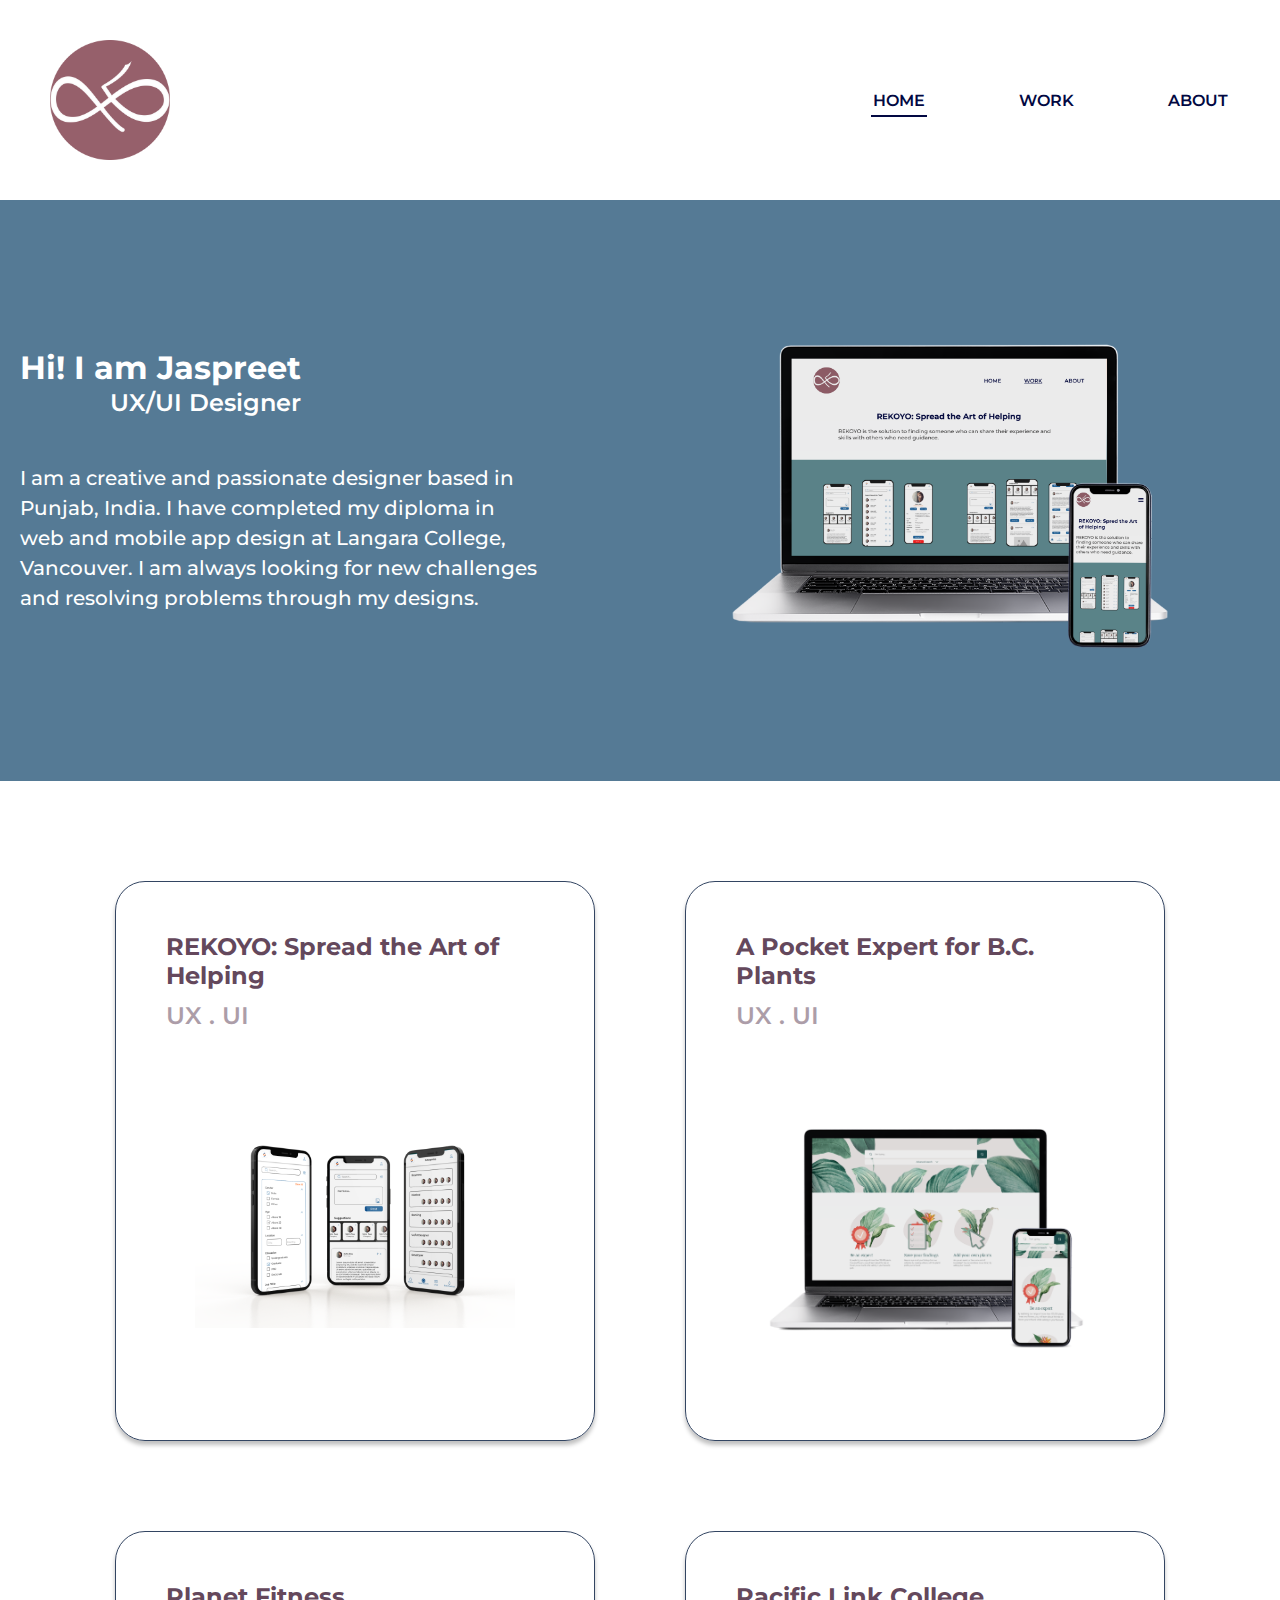
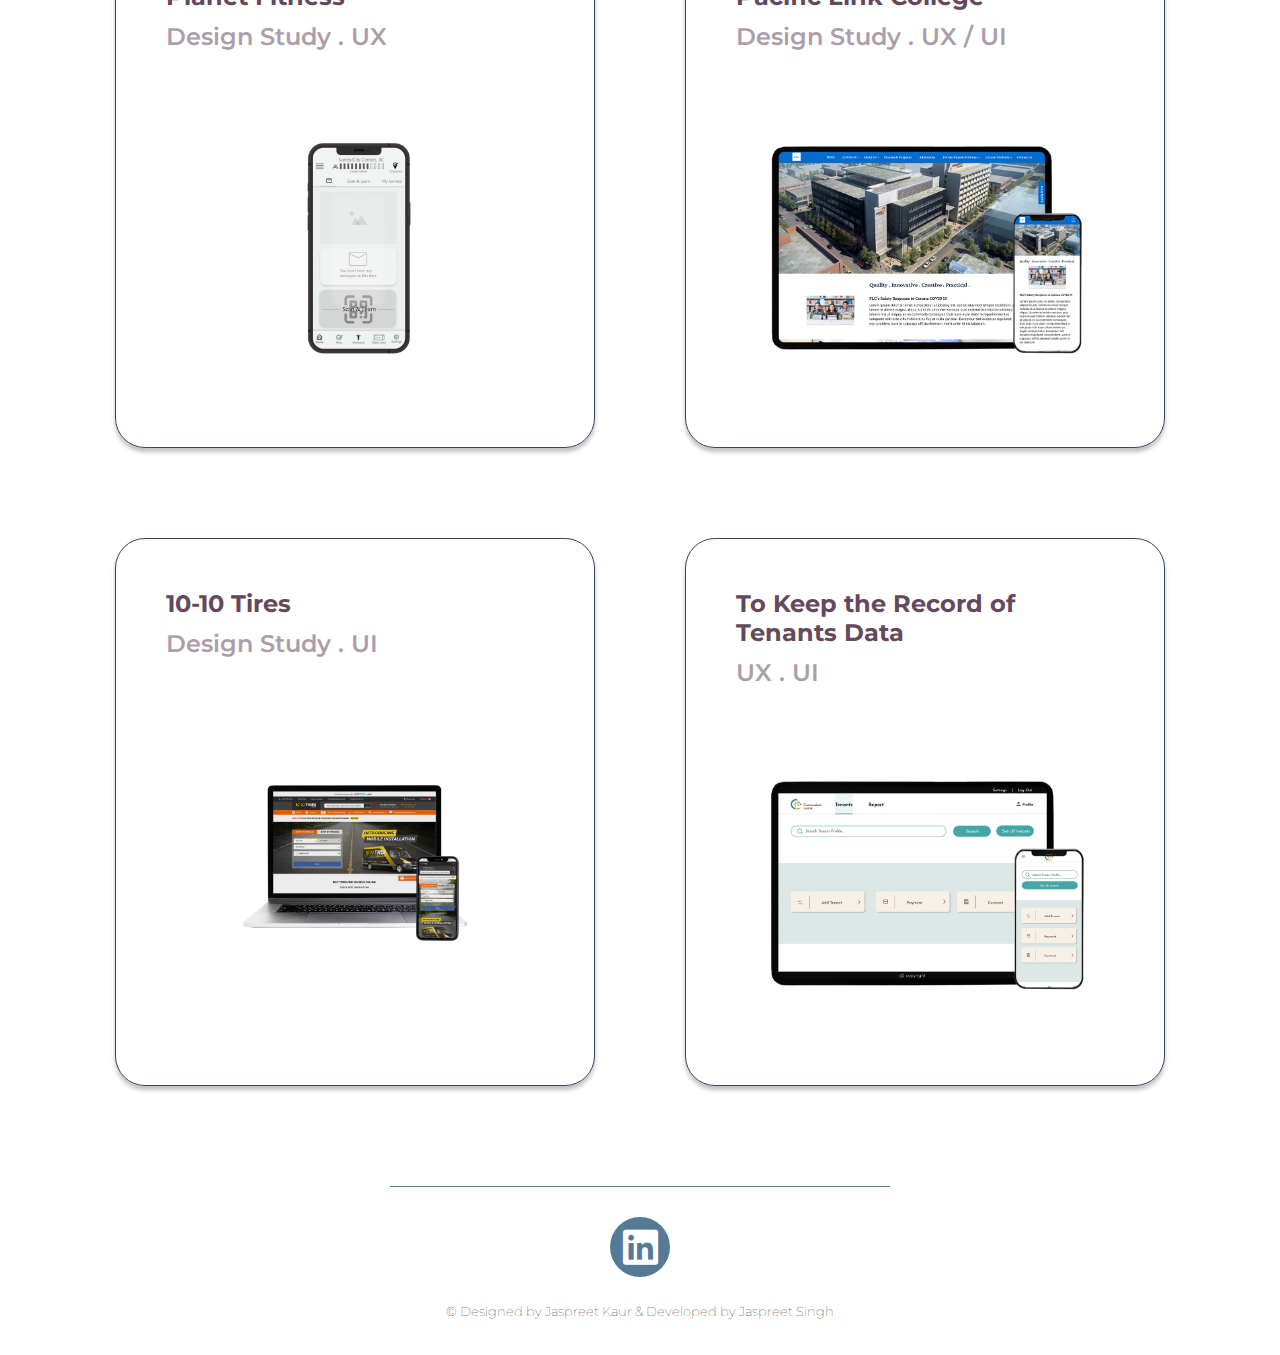
<file: index.html>
<html lang="en">
  <head>
    <meta charset="UTF-8">
    <meta http-equiv="X-UA-Compatible" content="IE=edge">
    <meta name="viewport" content="width=device-width, initial-scale=1.0">
    <link rel="stylesheet" href="css/style.css">
    <link rel="stylesheet" href="https://cdnjs.cloudflare.com/ajax/libs/font-awesome/6.0.0-beta2/css/all.min.css?ver=6.1">
    <title>Jaspreet Portfolio</title>
  </head>
  <body id="htmlBody">
    <header>
      <nav class="navbar" id="navBar">
        <div class="navbar-parent">
          <div class="logo-container">
            <h1 class="logo"><a href="index.html"><img src="images/logo.png" width="120" height="120"></a></h1>
          </div>
          <div class="header-menu">
            <a href="#" class="icon" id="baricon" onclick="openNav()" > <i class="fa fa-bars"></i> </a>
            <ul class="main-menu side-menu" id="sideMenu">
              <p class="close-menu" onclick="closeNav()"><img src="images/closemenu.png"></p>
              <li class="main-menu-item"><a href="index.html" class="active">Home</a></li>
              <li class="main-menu-item"><a href="index.html#mywork">Work</a></li>
              <li class="main-menu-item"><a href="about.html">About</a></li>  
            </ul>
            <div class="mob-nav-bg" id="navBg"></div>
          </div>
        </div>
      </nav>
    </header>

    <section class="herosec">
      <div class="container">
        <div class="herocontent">
          <div class="heroLeft">
            <h1>Hi! I am Jaspreet <span>UX/UI Designer</span></h1>
            <p>I am a creative and passionate designer based in Punjab, India. I have completed my diploma in web and mobile app design at Langara College, Vancouver. I am always looking for new challenges and resolving problems through my designs.  </p>
          </div>
          <div class="heroRight">
            <h1>Hi! I am Jaspreet <span>UX/UI Designer</span></h1>
            <img src="images/Mockups.png">
          </div>
        </div>
      </div>
    </section>

    <section class="workSec" id="mywork">
      <div class="container">
        <div class="workdiv">
          <div class="single-work">
            <h2>REKOYO: Spread the Art of Helping</h2>
            <h3>UX . UI</h3>
            <div class="wordImg">
              <a href="rekoyo.html"><img src="images/demo.png"></a>
            </div>            
          </div>

          <div class="single-work">
            <h2>A Pocket Expert for B.C. Plants</h2>
            <h3>UX . UI</h3>
            <div class="wordImg">
              <a href="florens.html"><img src="images/mockups screen 4.png"></a>
            </div>            
          </div>

          <div class="single-work">
            <h2>Planet Fitness</h2>
            <h3>Design Study . UX</h3>
            <div class="wordImg">
              <a href="fitness.html"><img src="images1/planet fitness screen 1.png"></a>
            </div>            
          </div>

          <div class="single-work">
            <h2>Pacific Link College</h2>
            <h3>Design Study . UX / UI</h3>
            <div class="wordImg">
              <a href="college.html"><img src="images1/plc-mockup 1.png"></a>
            </div>            
          </div>

          <div class="single-work">
            <h2>10-10 Tires</h2>
            <h3>Design Study . UI</h3>
            <div class="wordImg">
              <a href="tires.html"><img src="images/tires mockup2.png"></a>
            </div>            
          </div>

          <div class="single-work">
            <h2>To Keep the Record of Tenants Data</h2>
            <h3>UX . UI</h3>
            <div class="wordImg">
              <a href="tenants.html"><img src="images/tenant mockup 1.png"></a>
            </div>            
          </div>
        </div>
      </div>
    </section>
    

    <footer>
      <div class="footerdiv">
        <a href="https://www.linkedin.com/in/i-am-jaspreet-kaur"><i class="fab fa-linkedin"></i></a>
        <p> &copy; Designed by Jaspreet Kaur & Developed by Jaspreet Singh </p>
      </div>
    </footer>
    <script type="text/javascript" src="js/scripts.js"></script>
  </body>
</html>
</file>
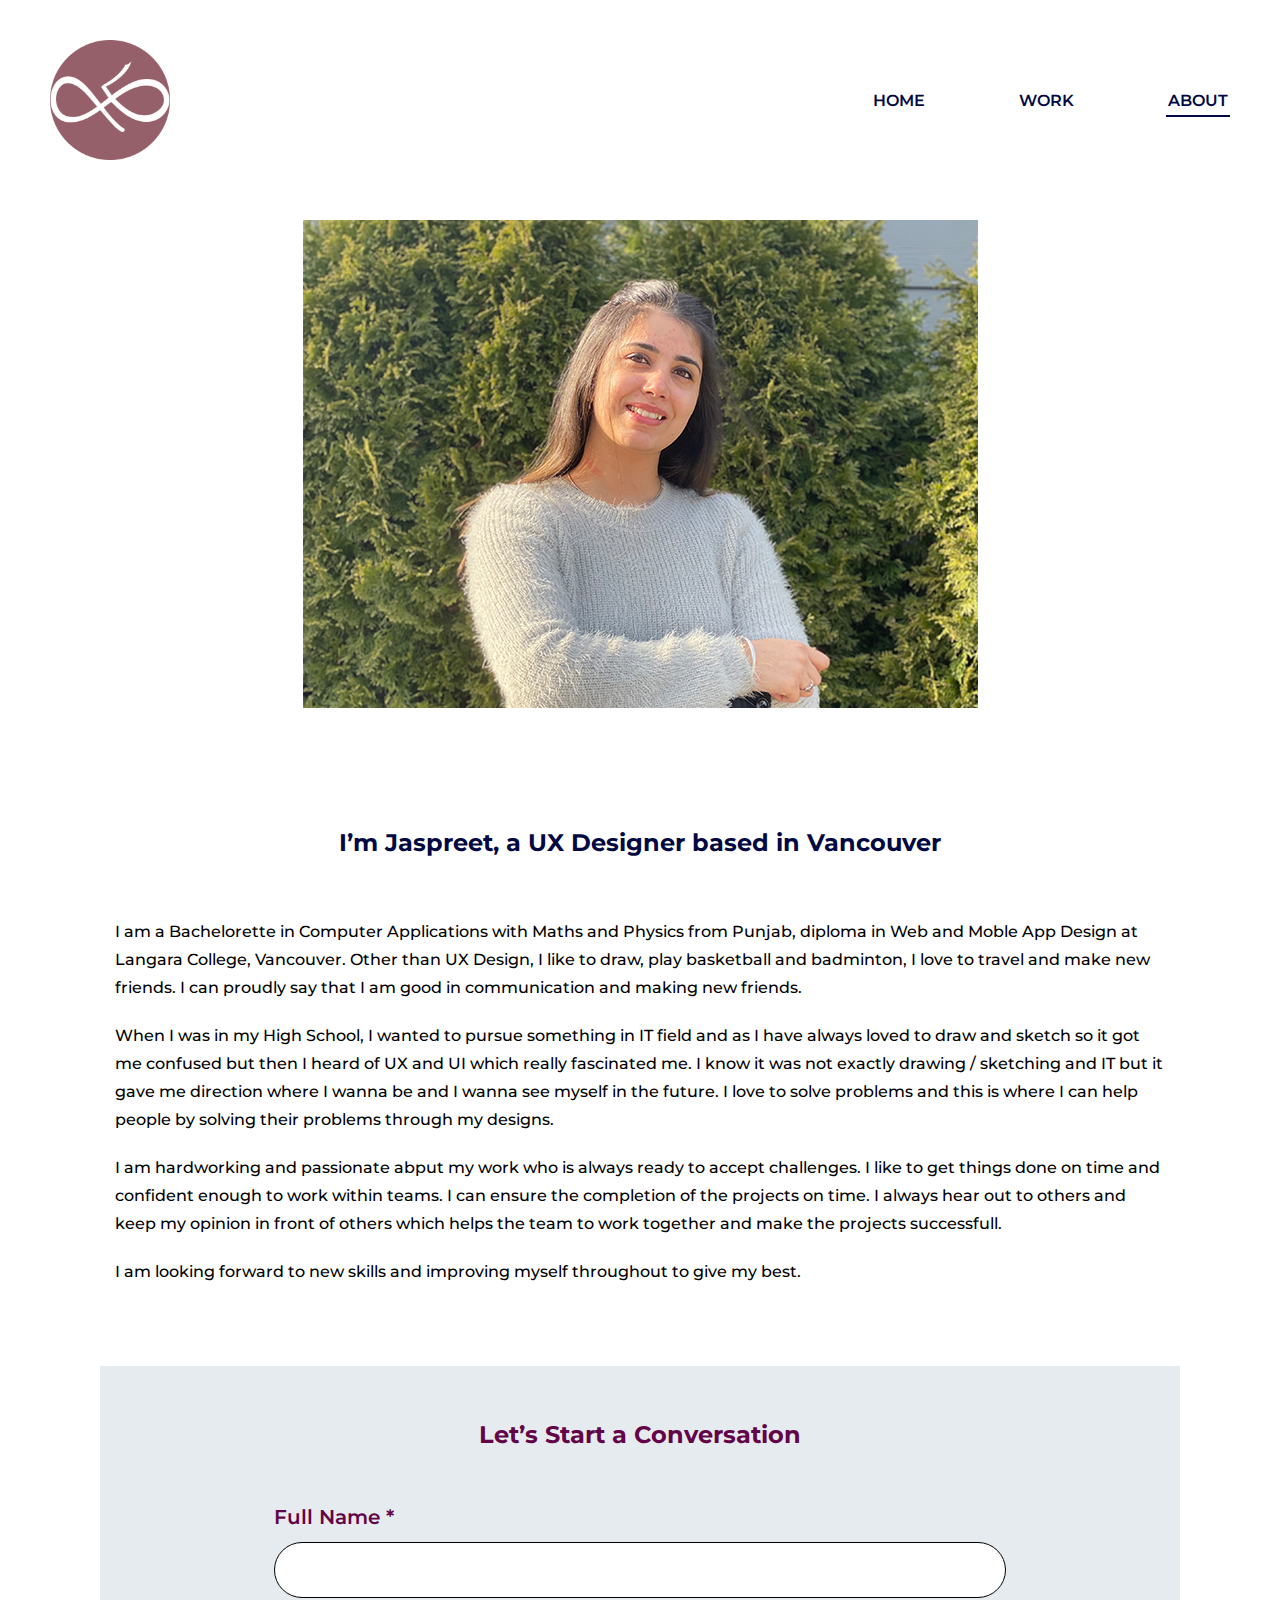
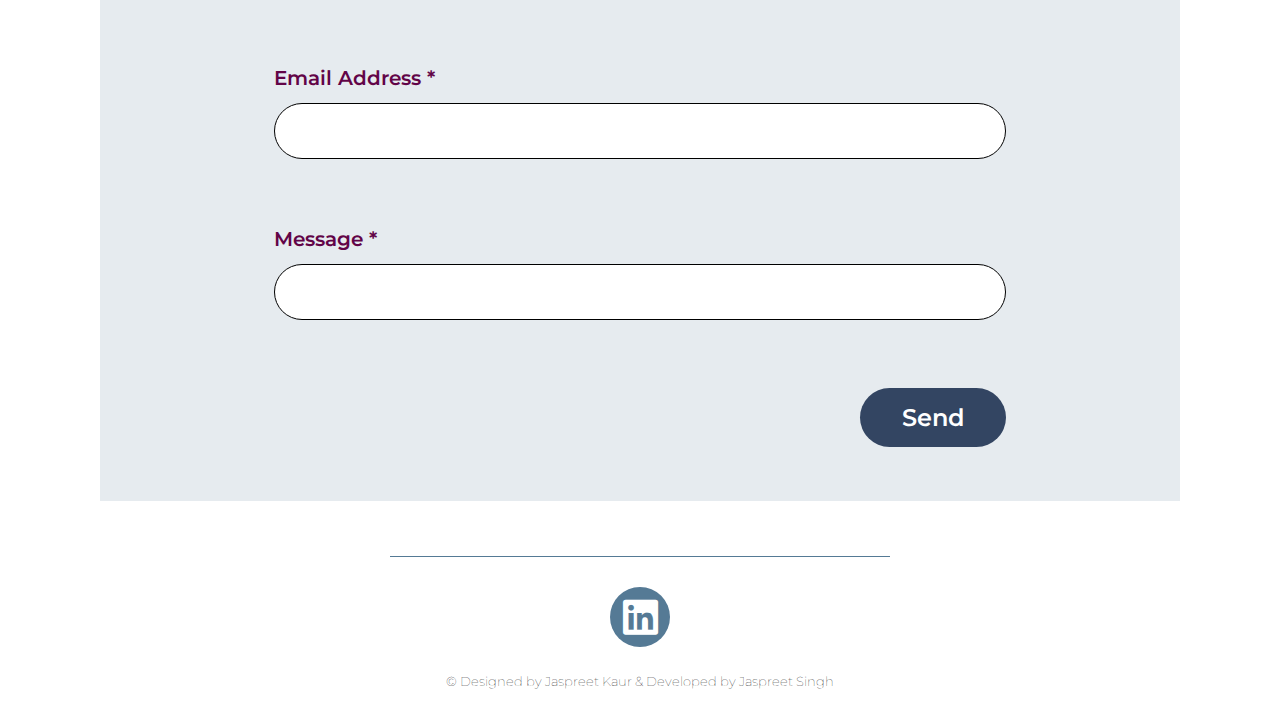
<file: about.html>
<html lang="en">
  <head>
    <meta charset="UTF-8">
    <meta http-equiv="X-UA-Compatible" content="IE=edge">
    <meta name="viewport" content="width=device-width, initial-scale=1.0">
    <link rel="stylesheet" href="css/style.css">
    <link rel="stylesheet" href="https://cdnjs.cloudflare.com/ajax/libs/font-awesome/6.0.0-beta2/css/all.min.css?ver=6.1">
    <title>Jaspreet Portfolio</title>
  </head>
  <body id="htmlBody">
    <header>
      <nav class="navbar" id="navBar">
        <div class="navbar-parent">
          <div class="logo-container">
            <h1 class="logo"><a href="index.html"><img src="images/logo.png" width="120" height="120"></a></h1>
          </div>
          <div class="header-menu">
            <a href="#" class="icon" id="baricon" onclick="openNav()" > <i class="fa fa-bars"></i> </a>
            <ul class="main-menu side-menu" id="sideMenu">
              <p class="close-menu" onclick="closeNav()"><img src="images/closemenu.png"></p>
              <li class="main-menu-item"><a href="index.html">Home</a></li>
              <li class="main-menu-item"><a href="index.html#mywork">Work</a></li>
              <li class="main-menu-item"><a href="about.html" class="active">About</a></li> 
            </ul>
            <div class="mob-nav-bg" id="navBg"></div>
          </div>
        </div>
      </nav>
    </header>

<div class="contentwrap aboutpage">
    
     <section class="aboutSec">
      <div class="container custom-c">
        <div class="myImage">
          <img src="images/jas 2.png" width="675" height="488">
        </div>
        <h4 class="work-h4">I’m Jaspreet, a UX Designer based in Vancouver</h4>
        <div class="work-para">
          <p>I am a Bachelorette in Computer Applications with Maths and Physics from Punjab, diploma in Web and Moble App Design at Langara College, Vancouver. Other than UX Design, I like to draw, play basketball and badminton, I love to travel and make new
friends. I can proudly say that I am good in communication and making new friends.</p>

<p>When I was in my High School, I wanted to pursue something in IT field and as I have always loved to draw and sketch so it got me confused but then I heard of UX and UI which really fascinated me. I know it was not exactly drawing / sketching and IT but it gave me direction where I wanna be and I wanna see myself in the future. I love to solve problems and this is where I can help people by solving their problems through my designs. </p>

<p>I am hardworking and passionate abput my work who is always ready to accept challenges. I like to get things done on time and confident enough to work within teams. I can ensure the completion of the projects on time. I always hear out to others and keep my opinion in front of others which helps the team to work together and make the projects successfull.</p>

<p>I am looking forward to new skills and improving myself throughout to give my best.</p>
        </div>
      </div>
    </section>

    <section class="contactFormSec">
      <div class="container custom-c">
      <div class="contactForm">
        <h4 class="work-h4">Let’s Start a Conversation</h4>
        <form>
          <div class="singleField">
            <label>Full Name *</label>
            <input type="text">
          </div>
          <div class="singleField">
            <label>Email Address *</label>
            <input type="email">
          </div>
          <div class="singleField">
            <label>Message *</label>
            <input type="text">
          </div>
          <div class="submitBtn">
            <a href="#">Send</a>
          </div>
        </form>
      </div></div>
    </section>



  
</div>


    <footer>
      <div class="footerdiv">
        <a href="https://www.linkedin.com/in/i-am-jaspreet-kaur"><i class="fab fa-linkedin"></i></a>
        <p> &copy; Designed by Jaspreet Kaur & Developed by Jaspreet Singh</p>
      </div>
    </footer>
    <script type="text/javascript" src="js/scripts.js"></script>
  </body>
</html>
</file>
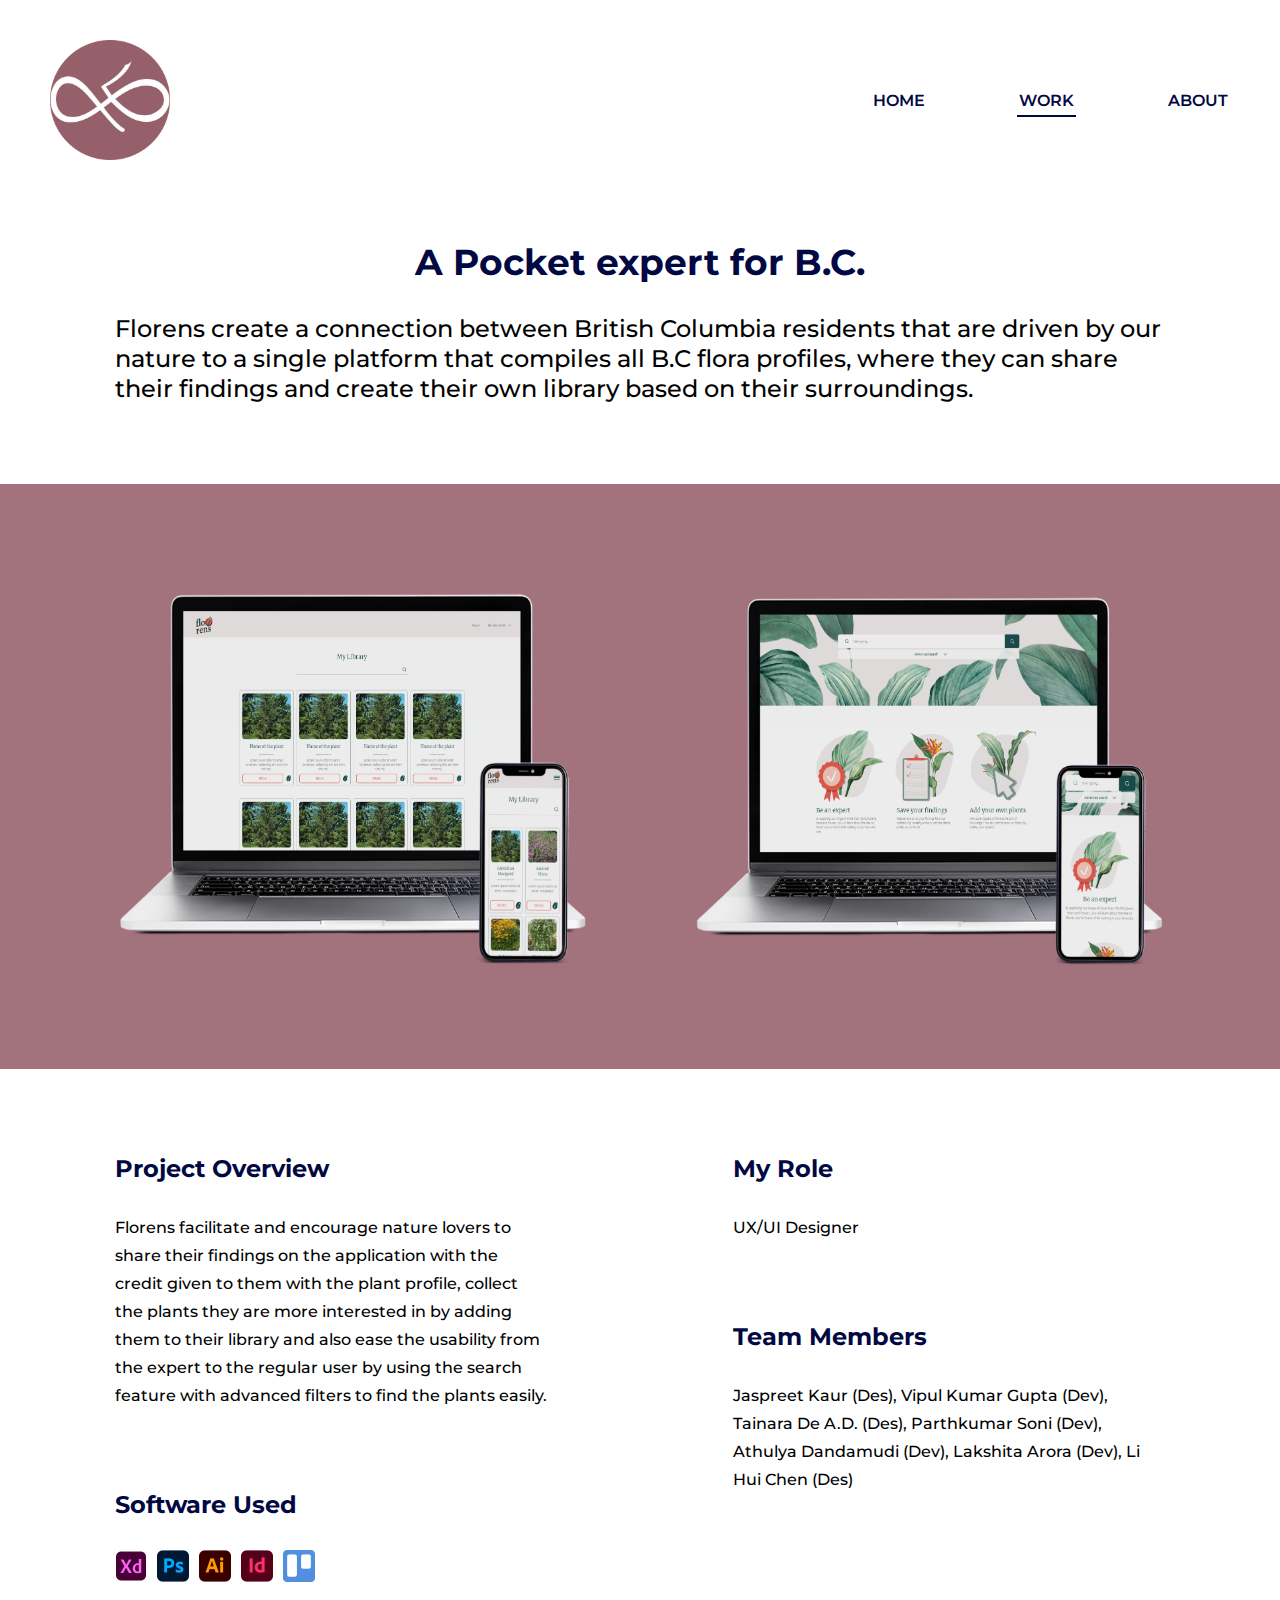
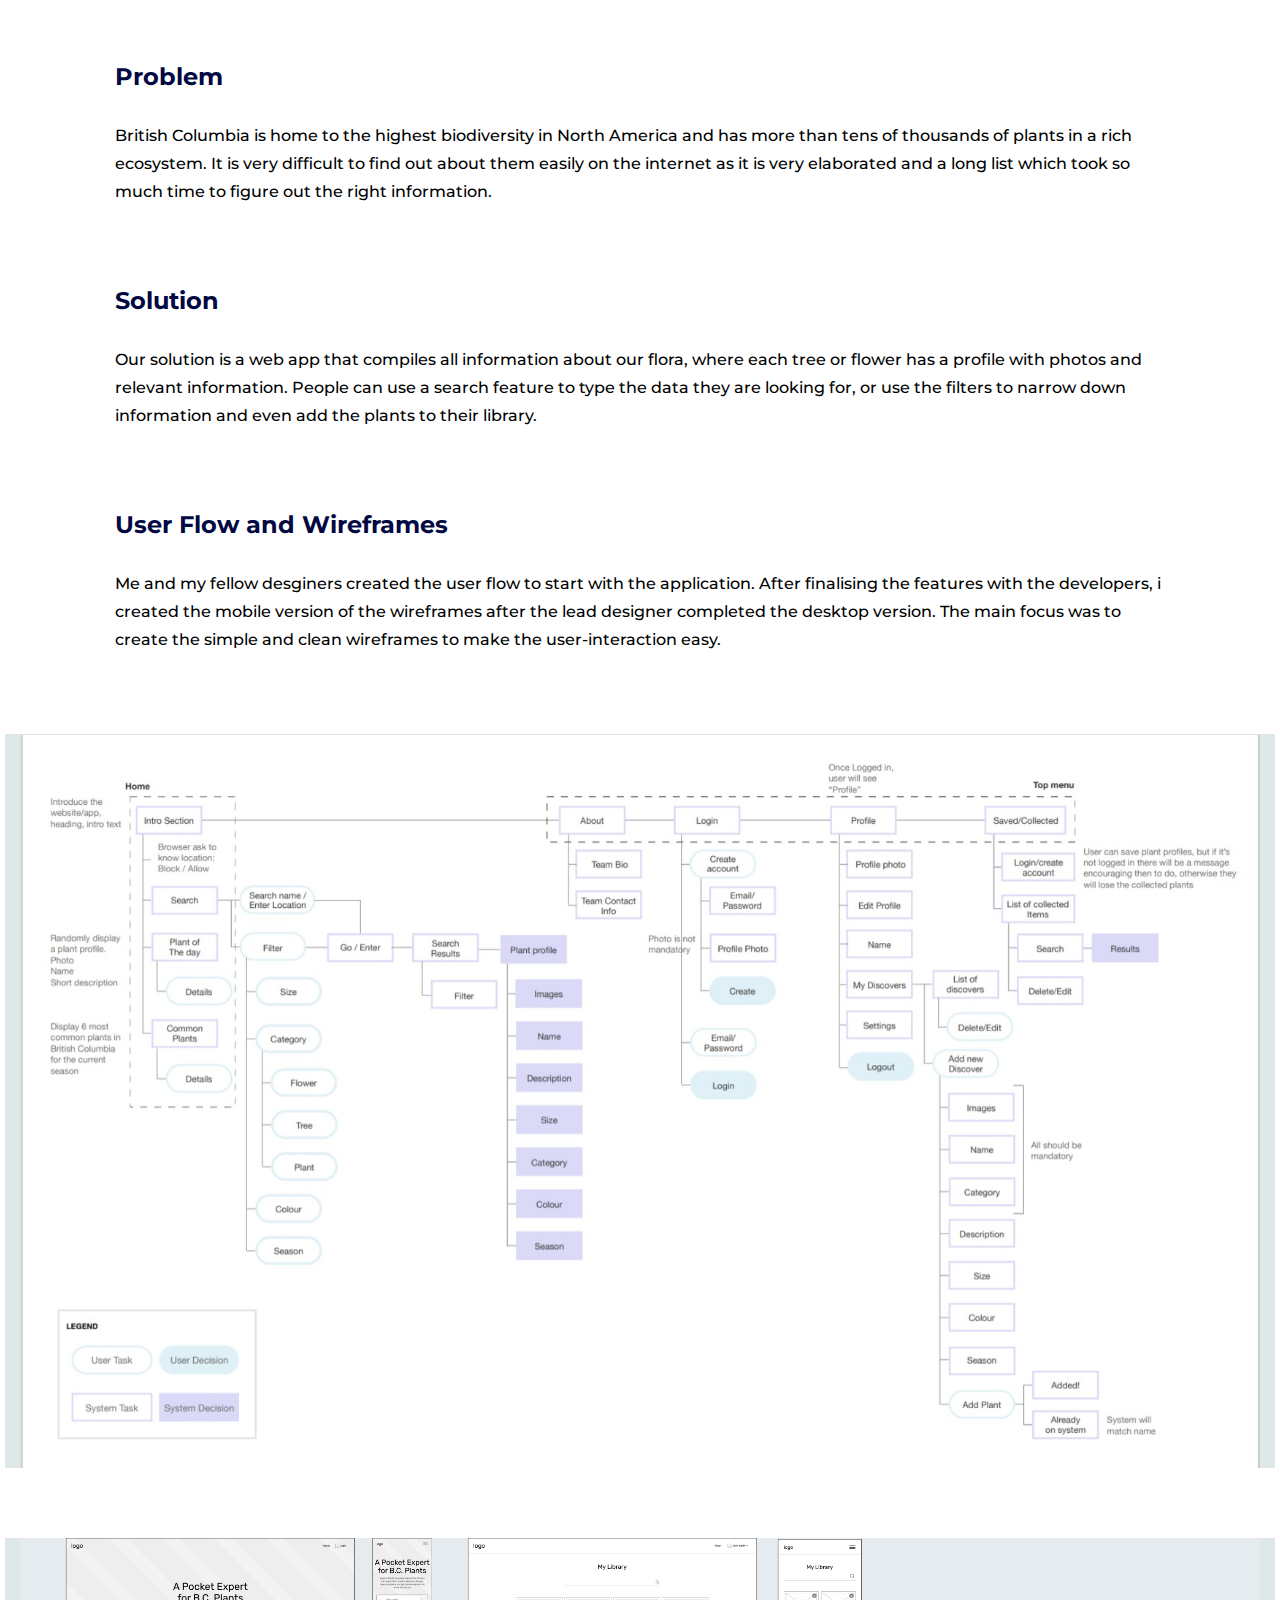
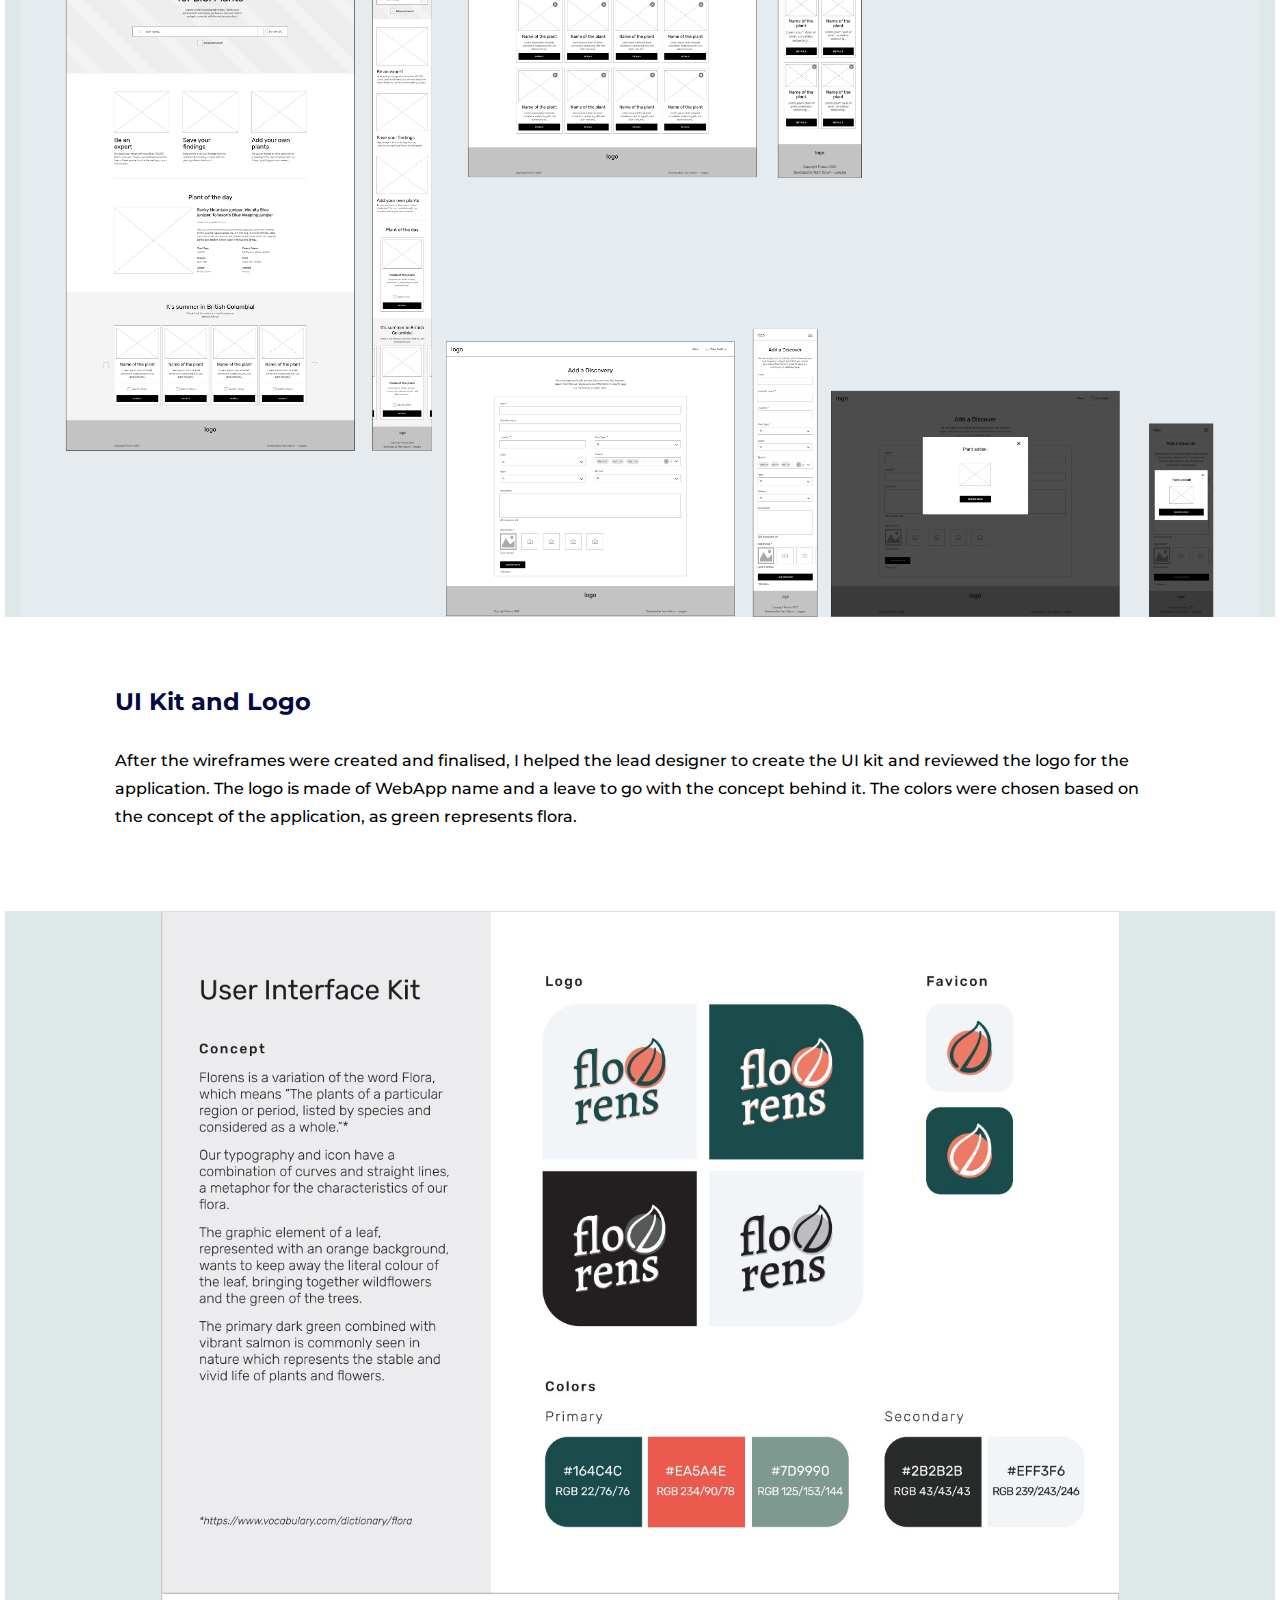
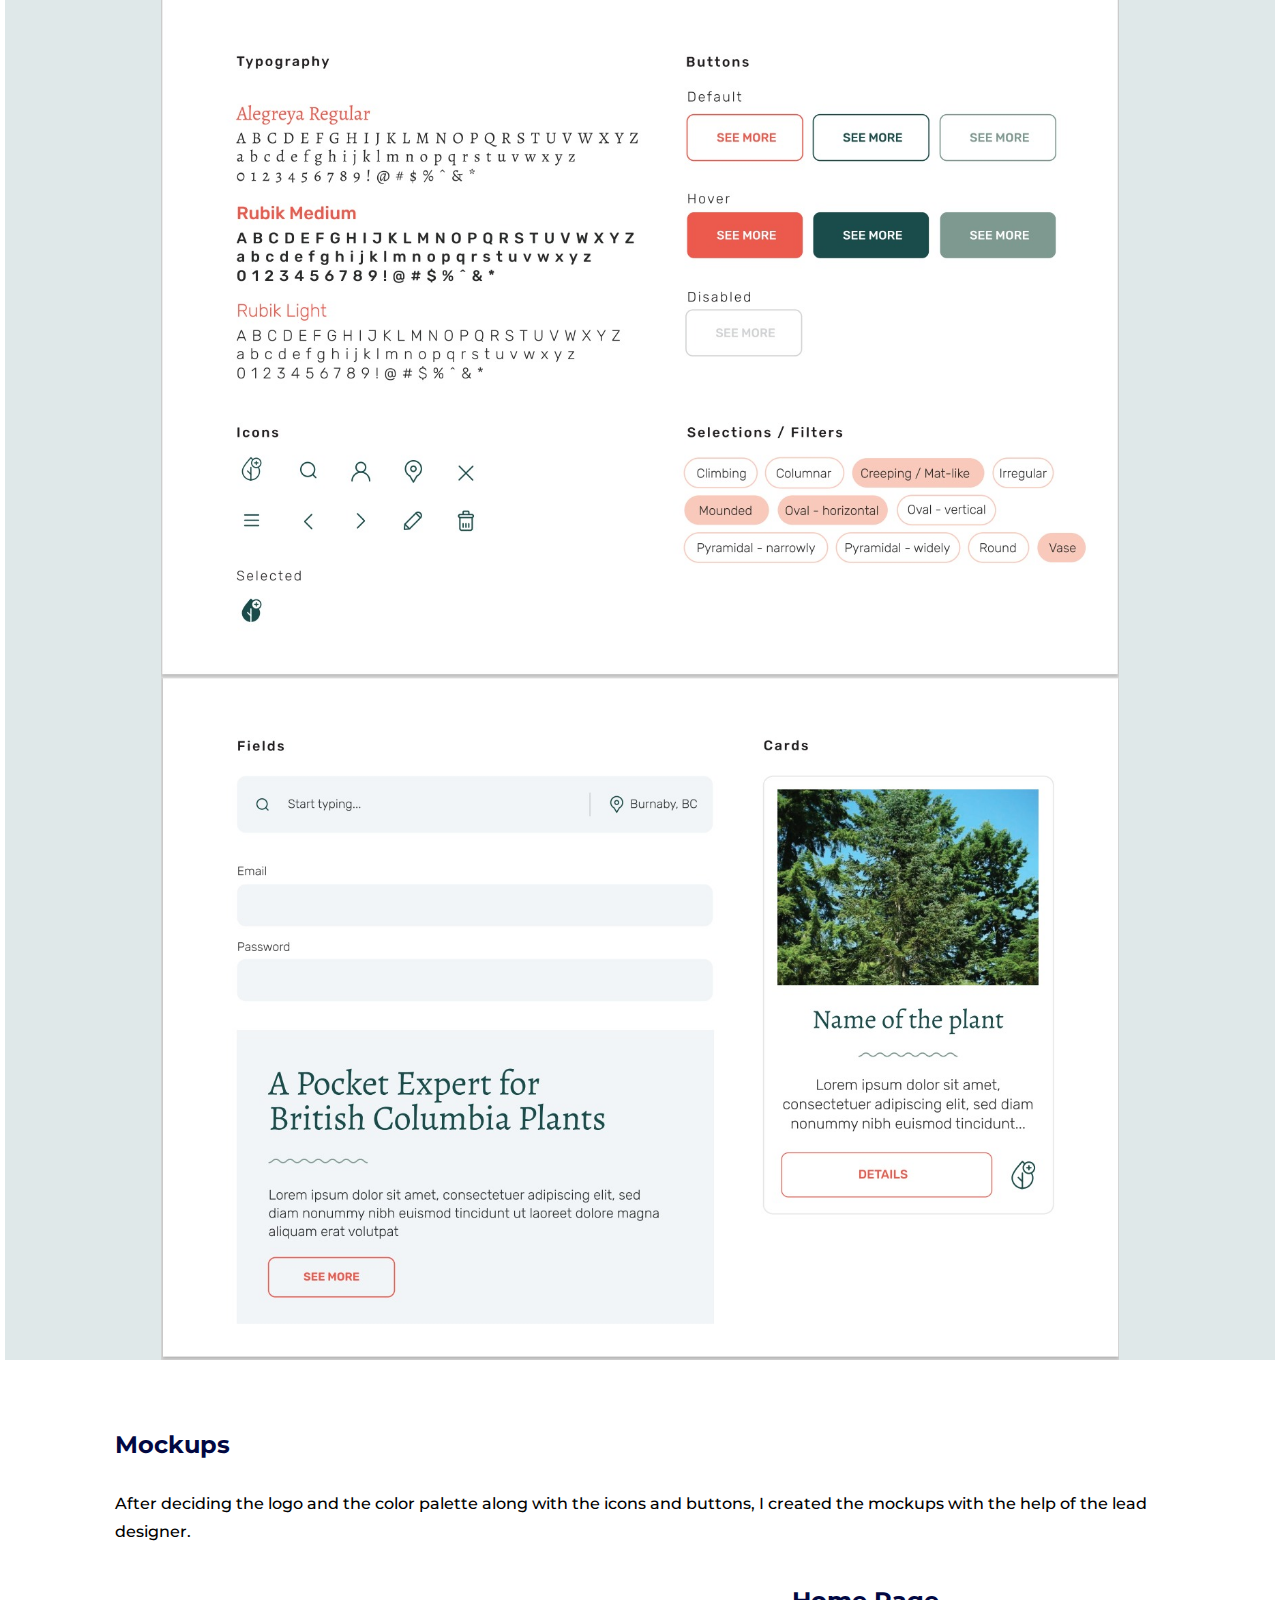
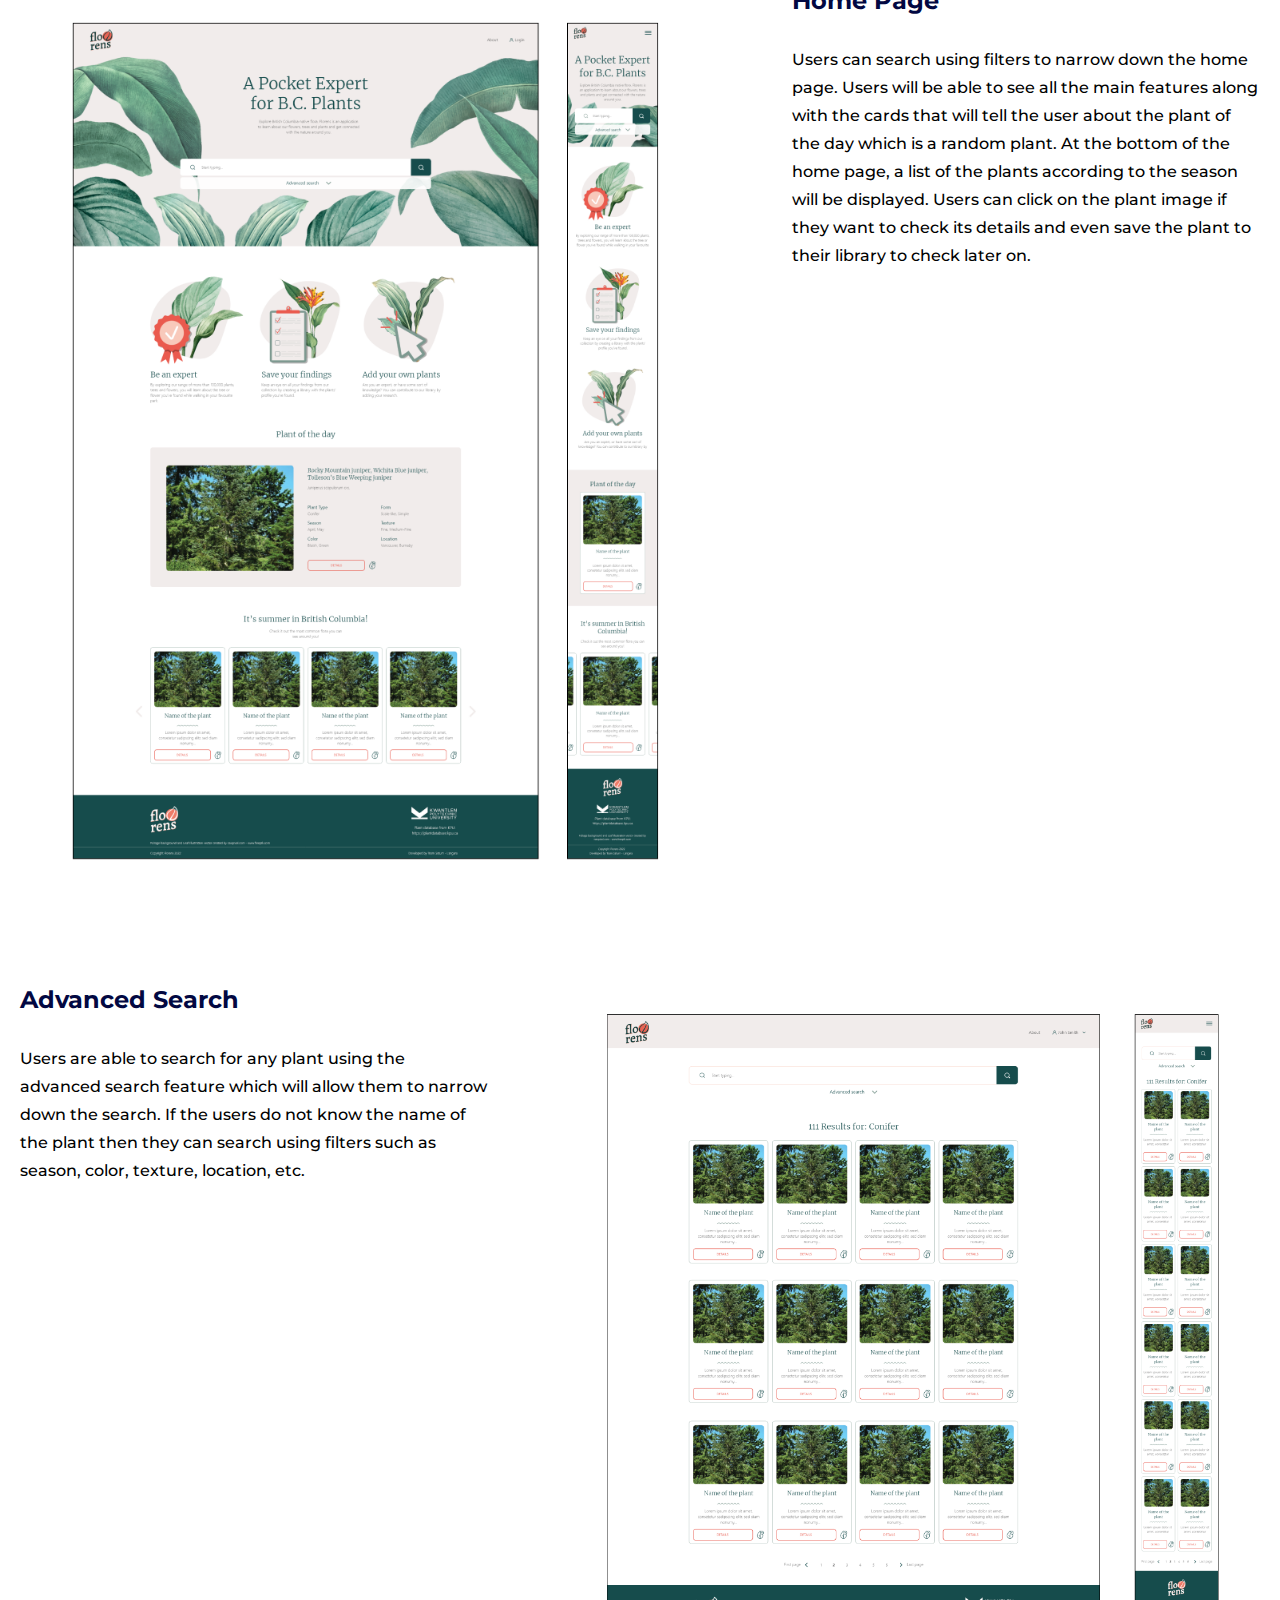
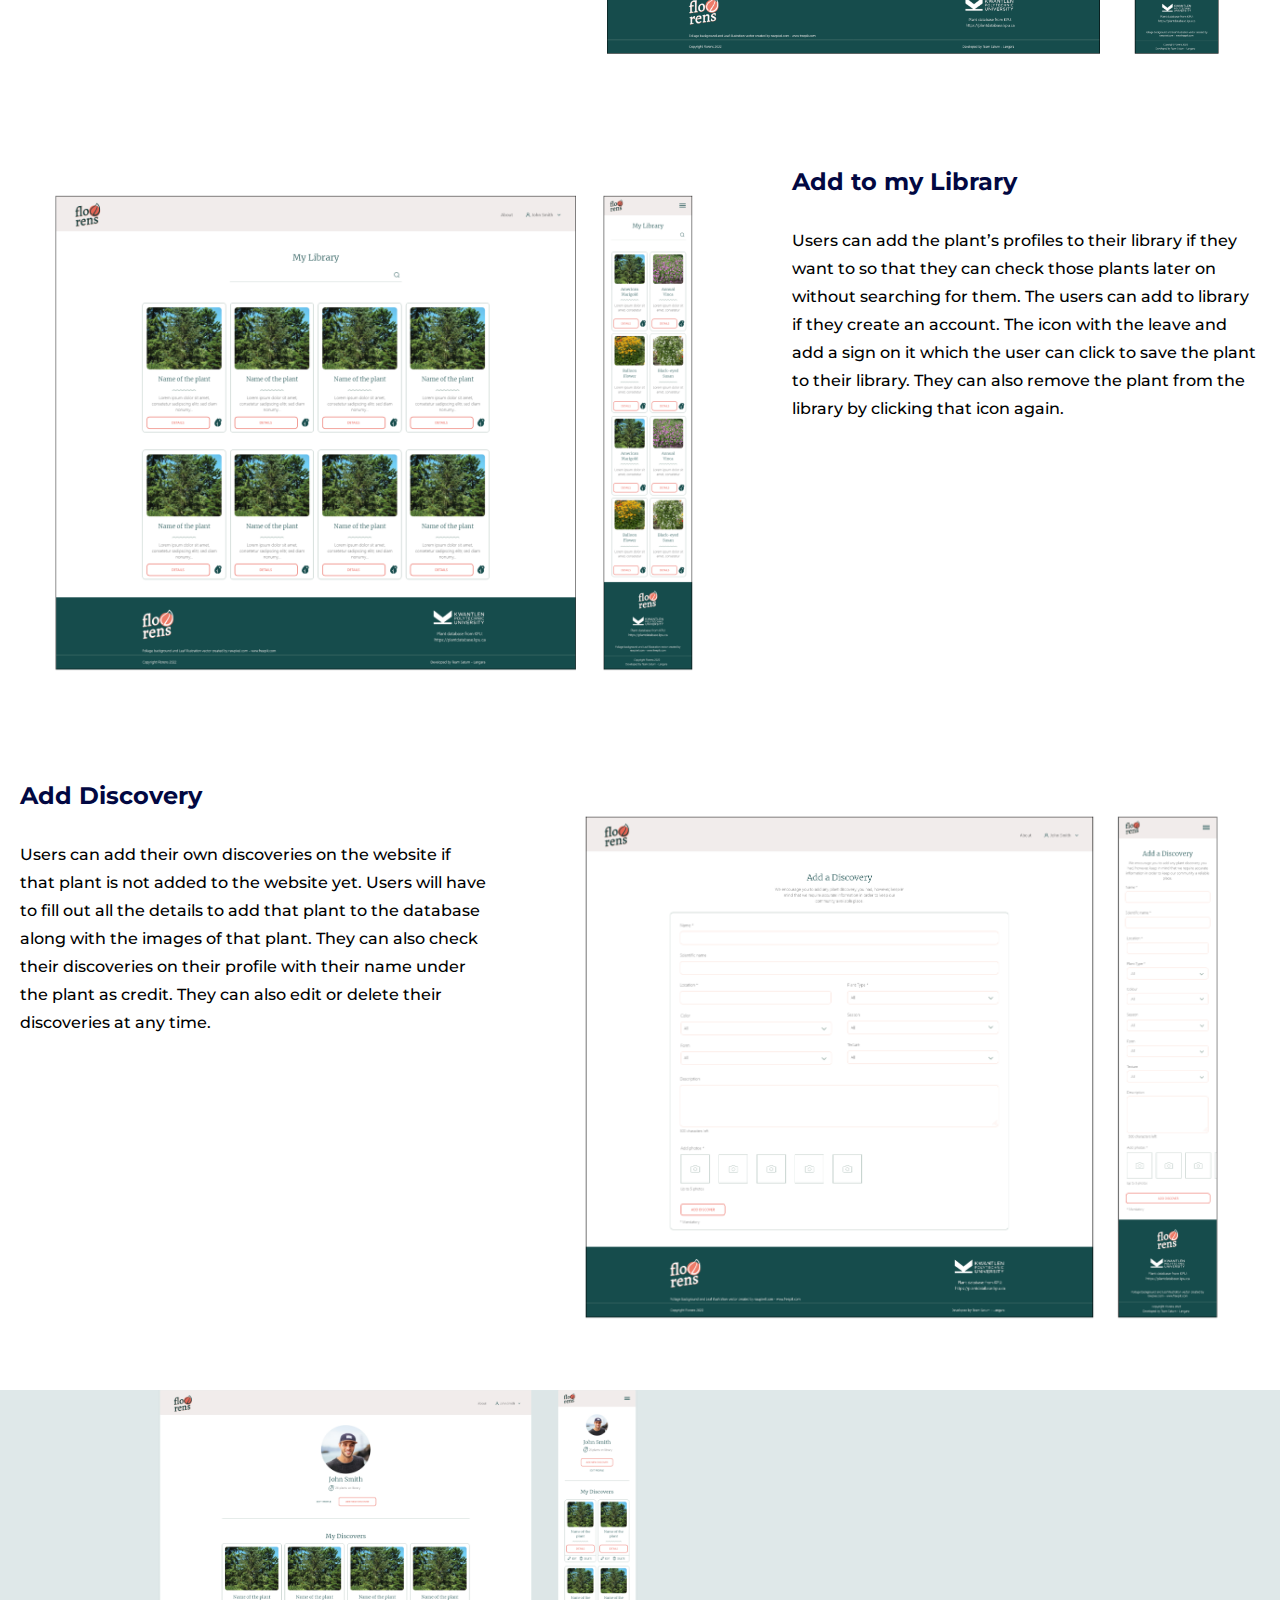
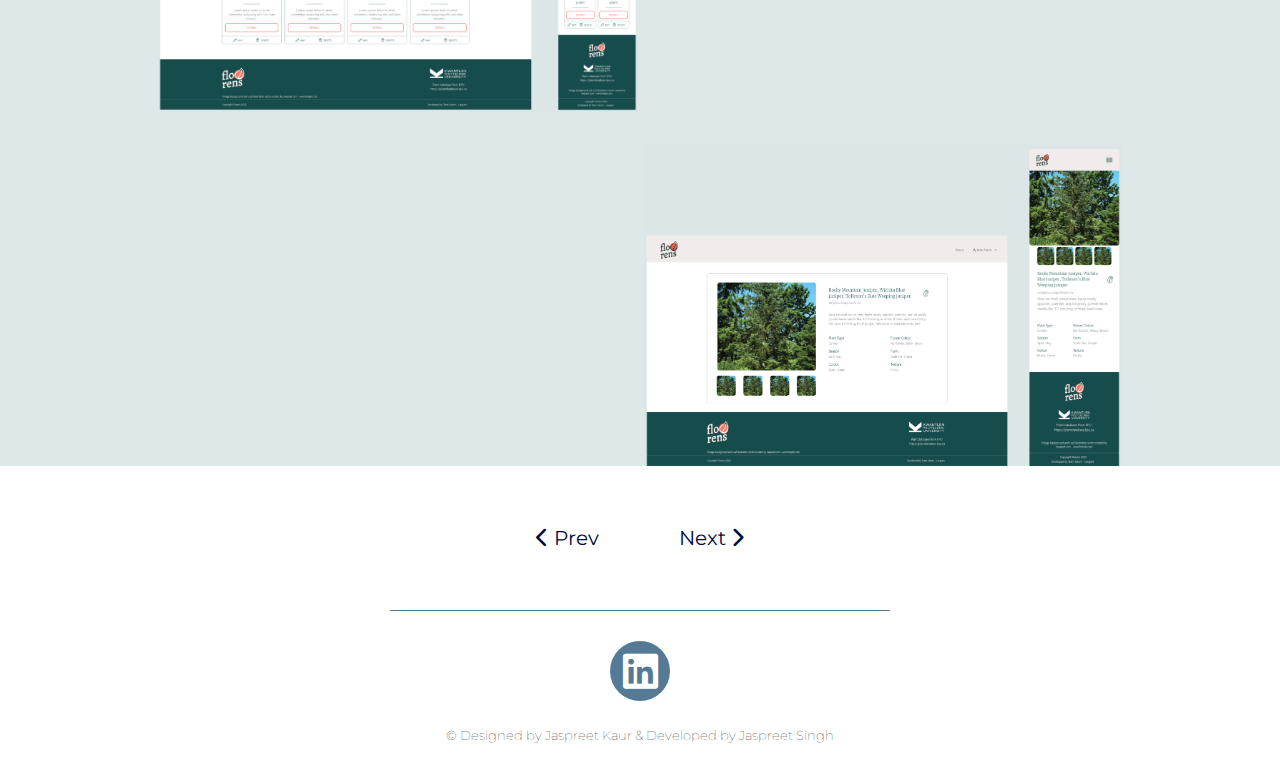
<file: florens.html>
<html lang="en">
  <head>
    <meta charset="UTF-8">
    <meta http-equiv="X-UA-Compatible" content="IE=edge">
    <meta name="viewport" content="width=device-width, initial-scale=1.0">
    <link rel="stylesheet" href="css/style.css">
    <link rel="stylesheet" href="https://cdnjs.cloudflare.com/ajax/libs/font-awesome/6.0.0-beta2/css/all.min.css?ver=6.1">
    <title>Jaspreet Portfolio</title>
  </head>
  <body id="htmlBody">
    <header>
      <nav class="navbar" id="navBar">
        <div class="navbar-parent">
          <div class="logo-container">
            <h1 class="logo"><a href="index.html"><img src="images/logo.png" width="120" height="120"></a></h1>
          </div>
          <div class="header-menu">
            <a href="#" class="icon" id="baricon" onclick="openNav()" > <i class="fa fa-bars"></i> </a>
            <ul class="main-menu side-menu" id="sideMenu">
              <p class="close-menu" onclick="closeNav()"><img src="images/closemenu.png"></p>
              <li class="main-menu-item"><a href="index.html">Home</a></li>
              <li class="main-menu-item"><a href="index.html#mywork" class="active">Work</a></li>
              <li class="main-menu-item"><a href="about.html">About</a></li> 
            </ul>
            <div class="mob-nav-bg" id="navBg"></div>
          </div>
        </div>
      </nav>
    </header>

    <section class="work-title">
      <div class="container custom-c">
        <h2>A Pocket expert for B.C.</h2>
        <p>Florens create a connection between British Columbia residents that are driven by our nature to a single platform that compiles all B.C flora profiles, where they can share their findings and create their own library based on their surroundings.</p>
      </div>
    </section>

    <section class="work-images redbrowncolor">
      <div class="container custom-c">
        <div class="imagesWrap">
          <a target="_blank" class="cursorzoom" href="images/florens mockup1.png"><img src="images/florens mockup1.png" width="548" height="385"></a>
          <a target="_blank" class="cursorzoom" href="images/florens mockup2.png"><img src="images/florens mockup2.png" width="548" height="385"></a>
        </div>
      </div>
    </section>

    <section class="work-content">
      <div class="container custom-c mb-pad-0">
      <div class="colwrap"> 
      <div class="col-50">

        <h4 class="work-h4">Project Overview</h4>
        <div class="work-para">
          <p>Florens facilitate and encourage nature lovers to share their findings on the application with the credit given to them with the plant profile, collect the plants they are more interested in by adding them to their library and also ease the usability from the expert to the regular user by using the search feature with advanced filters to find the plants easily.</p>
        </div>

        <h4 class="work-h4">Software Used</h4>
        <div class="work-para">
          <p><img src="images/xd.png"><img src="images/photoshop.png"><img src="images/illustrator.png"><img src="images/indesign.png"><img src="images/trello.png"></p>
        </div>

        

      </div>

      <div class="col-50">

        <h4 class="work-h4">My Role</h4>
        <div class="work-para">
          <p>UX/UI Designer</p>
        </div>

        <h4 class="work-h4">Team Members</h4>
        <div class="work-para">
          <p>Jaspreet Kaur (Des), Vipul Kumar Gupta (Dev), Tainara De A.D. (Des), Parthkumar Soni (Dev), Athulya Dandamudi (Dev), Lakshita Arora (Dev), Li Hui Chen (Des)</p>
        </div>

      </div>
      </div> 

      </div>
    </section>

    <section>
      <div class="container custom-c mb-pad-0">
        <h4 class="work-h4">Problem</h4>
        <div class="work-para">
          <p>British Columbia is home to the highest biodiversity in North America and has more than tens of thousands of plants in a rich ecosystem. It is very difficult to find out about them easily on the internet as it is very elaborated and a long list which took so much time to figure out the right information.</p>
        </div>

        <h4 class="work-h4">Solution</h4>
        <div class="work-para">
          <p>Our solution is a web app that compiles all information about our flora, where each tree or flower has a profile with photos and relevant information. People can use a search feature to type the data they are looking for, or use the filters to narrow down information and even add the plants to their library. </p>

        </div>

        <h4 class="work-h4">User Flow and Wireframes</h4>
        <div class="work-para">
          <p>Me and my fellow desginers created the user flow to start with the application. After finalising the features with the developers, i created the mobile version of the wireframes after the lead designer completed the desktop version. The main focus was to create the simple and clean wireframes to make the user-interaction easy.</p>
        </div>

      </div>
    </section>

    <section class="florensuserflow">
      <div class="container fullsreenimg">
        <a target="_blank" class="cursorzoom" href="images/original/florens/userflow.jpeg"><img src="images/florens userflow.jpeg"></a>
      </div>
    </section>

    <section class="uiscreensec">
      <div class="container fullsreenimg">
        <a target="_blank" class="cursorzoom" href="images/florens wireframes.png"><img src="images/florens wireframes.png"></a>
      </div>
    </section>

    <section>
      <div class="container custom-c mb-pad-0">
        <h4 class="work-h4">UI Kit and Logo</h4>
        <div class="work-para">
          <p>After the wireframes were created and finalised, I helped the lead designer to create the UI kit and reviewed the logo for the application. The logo is made of WebApp name and a leave to go with the concept behind it. The colors were chosen based on the concept of the application, as green represents flora.</p>
        </div>
      </div>
    </section>

    <section>
      <div class="container fullsreenimg florensui">
        <a target="_blank" class="cursorzoom" href="images/florensui1.jpeg"><img src="images/florensui1.jpeg" width="958" height="683"></a>
        <a target="_blank" class="cursorzoom" href="images/florensui2.jpeg"><img src="images/florensui2.jpeg" width="958" height="683"></a>
        <a target="_blank" class="cursorzoom" href="images/florensui3.jpeg"><img src="images/florensui3.jpeg" width="958" height="683"></a>
      </div>
    </section>

    <section class="pro-overview">
      <div class="container custom-c ">
        <h4 class="work-h4">Mockups</h4>
        <div class="work-para">
          <p>After deciding the logo and the color palette along with the icons and buttons, I created the mockups with the help of the lead designer.</p>
        </div>
      </div>
    </section>

    <section class="mockups-sec mb-reverse">
      <div class="container">
        <div class="colwrap">
          <div class="col-60">
            <div class="florensintro-imgs">
              <a target="_blank" class="cursorzoom" href="images/Florens screen1.png"><img src="images/Florens screen1.png"></a>
            </div>
          </div>
          <div class="col-40">
            <h4 class="work-h4">Home Page</h4>
            <div class="work-para">
              <p>Users can search using filters to narrow down the home page. Users will be able to see all the main features along with the cards that will tell the user about the plant of the day which is a random plant. At the bottom of the home page, a list of the plants according to the season will be displayed. Users can click on the plant image if they want to check its details and even save the plant to their library to check later on.</p>
            </div>
          </div>
        </div>
      </div>
    </section>

    <section class="mockups-sec reverseCol">
      <div class="container">
        <div class="colwrap">          
          <div class="col-40">
            <h4 class="work-h4">Advanced Search</h4>
            <div class="work-para">
              <p>Users are able to search for any plant using the advanced search feature which will allow them to narrow down the search. If the users do not know the name of the plant then they can search using filters such as season, color, texture, location, etc.</p>
            </div>
          </div>

          <div class="col-60">
            <div class="florensintro-imgs">
              <a target="_blank" class="cursorzoom" href="images/Florens screen2.png"><img src="images/Florens screen2.png"></a>
            </div>
          </div>
        </div>
      </div>
    </section>

    <section class="mockups-sec mb-reverse">
      <div class="container">
        <div class="colwrap">
          <div class="col-60">
            <div class="florensintro-imgs">
              <a target="_blank" class="cursorzoom" href="images/Florens screen3.png"><img src="images/Florens screen3.png"></a>
            </div>
          </div>
          <div class="col-40">
            <h4 class="work-h4">Add to my Library</h4>
            <div class="work-para">
              <p>Users can add the plant’s profiles to their library if they want to so that they can check those plants later on without searching for them. The users can add to library if they create an account. The icon with the leave and add a sign on it which the user can click to save the plant to their library. They can also remove the plant from the library by clicking that icon again.</p>
            </div>
          </div>
        </div>
      </div>
    </section>

    <section class="mockups-sec reverseCol">
      <div class="container">
        <div class="colwrap">          
          <div class="col-40">
            <h4 class="work-h4">Add Discovery</h4>
            <div class="work-para">
              <p>Users can add their own discoveries on the website if that plant is not added to the website yet. Users will have to fill out all the details to add that plant to the database along with the images of that plant. They can also check their discoveries on their profile with their name under the plant as credit. They can also edit or delete their discoveries at any time.</p>
            </div>
          </div>

          <div class="col-60">
            <div class="florensintro-imgs">
              <a target="_blank" class="cursorzoom" href="images/Florens screen4.png"><img src="images/Florens screen4.png"></a>
            </div>
          </div>
        </div>
      </div>
    </section>

    <section class="worklast-sec florenslast">
      <div class="container">
        <div class="colwrap">          
          <div class="col-50">
            <div class="florensintro-imgs">
              <a target="_blank" class="cursorzoom" href="images/florens screen 5.png"><img src="images/florens screen 5.png" width="480" height="323"></a>
            </div>
          </div>

          <div class="col-50">
            <div class="florensintro-imgs">
              <a target="_blank" class="cursorzoom" href="images/florens screen 6.png"><img src="images/florens screen 6.png" width="480" height="323"></a>
            </div>
          </div>
        </div>
      </div>
    </section> 

    <section class="nxtprev">
      <div class="container">
        <div class="nextprevlinks">
          <a href="rekoyo.html"><i class="fa-solid fa-chevron-left"></i> Prev </a>
          <a href="fitness.html">Next <i class="fa-solid fa-chevron-right"></i></a>
        </div>
      </div>
    </section>
    <a class="gototop" href="#navBar"><i class="fa-sharp fa-solid fa-circle-up"></i></a>

    <footer>
      <div class="footerdiv">
        <a href="https://www.linkedin.com/in/i-am-jaspreet-kaur"><i class="fab fa-linkedin"></i></a>
        <p> &copy; Designed by Jaspreet Kaur & Developed by Jaspreet Singh </p>
      </div>
    </footer>
    <script type="text/javascript" src="js/scripts.js"></script>
  </body>
</html>
</file>
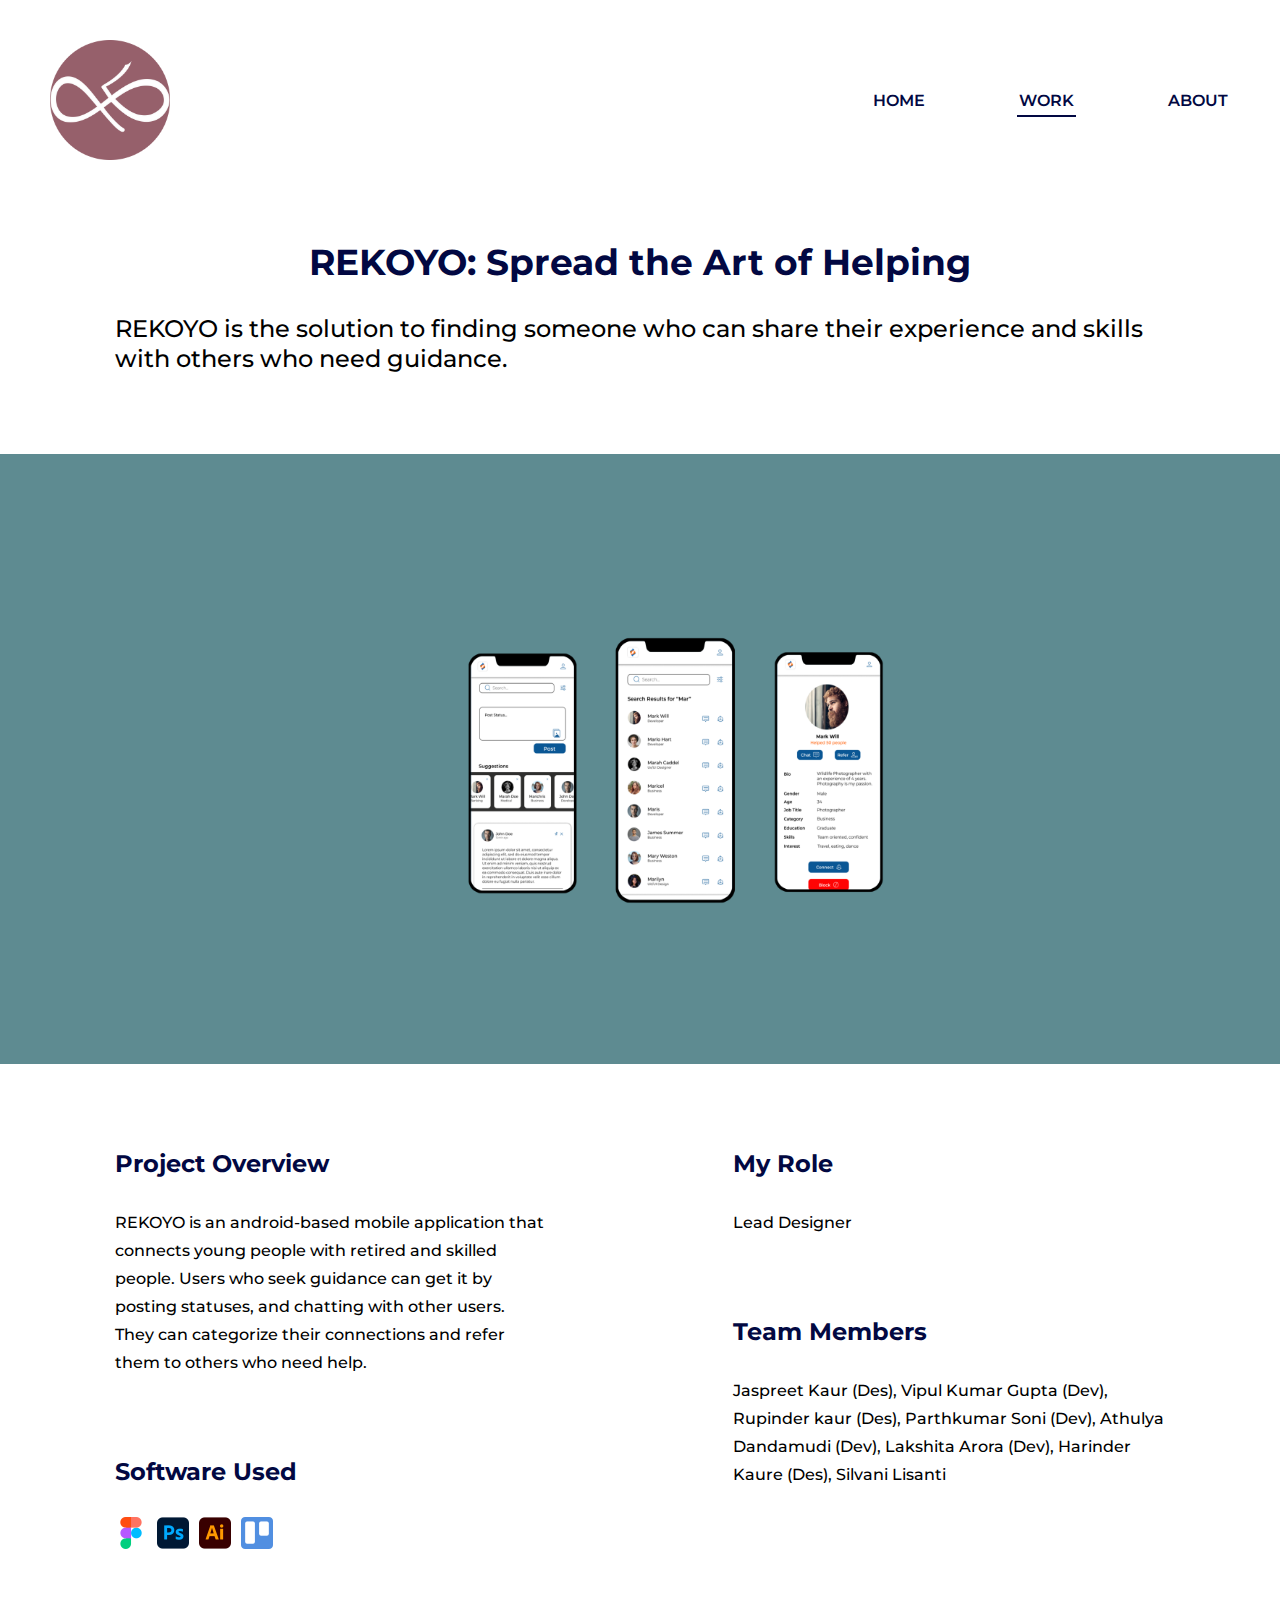
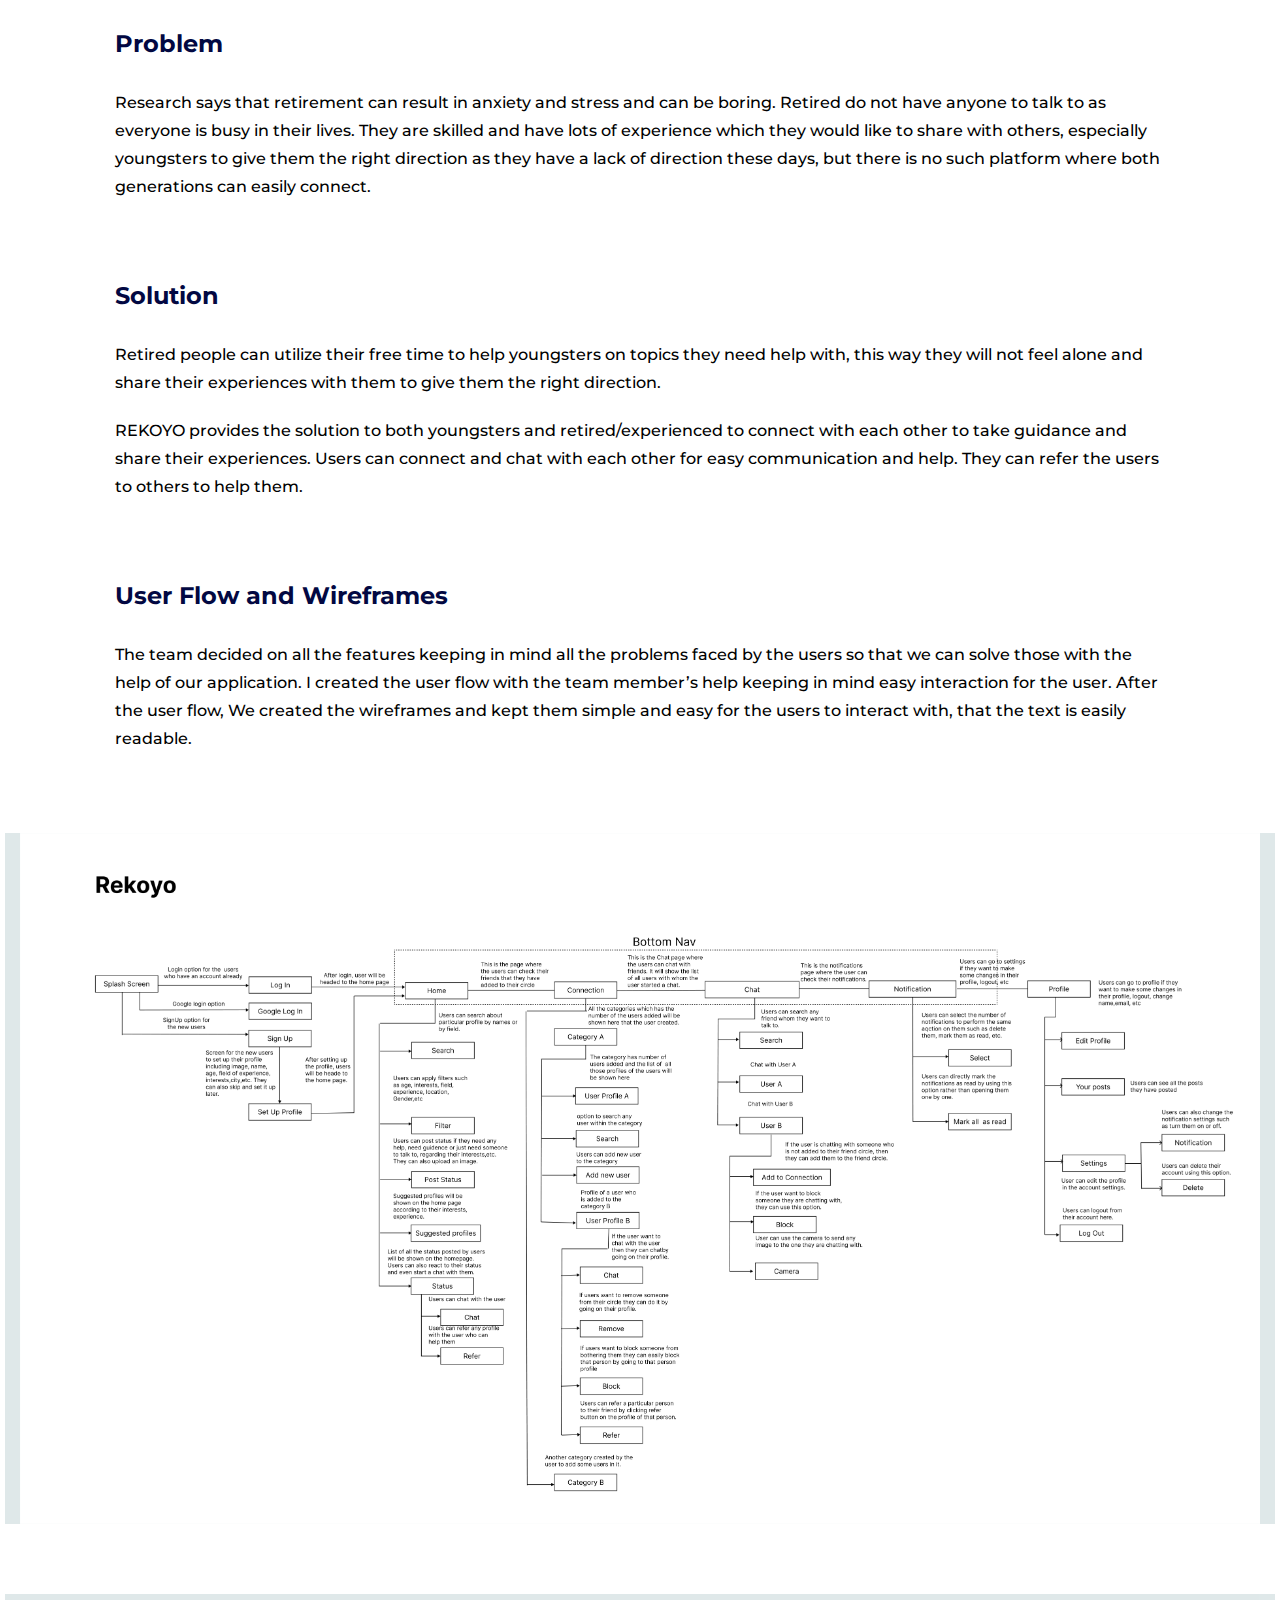
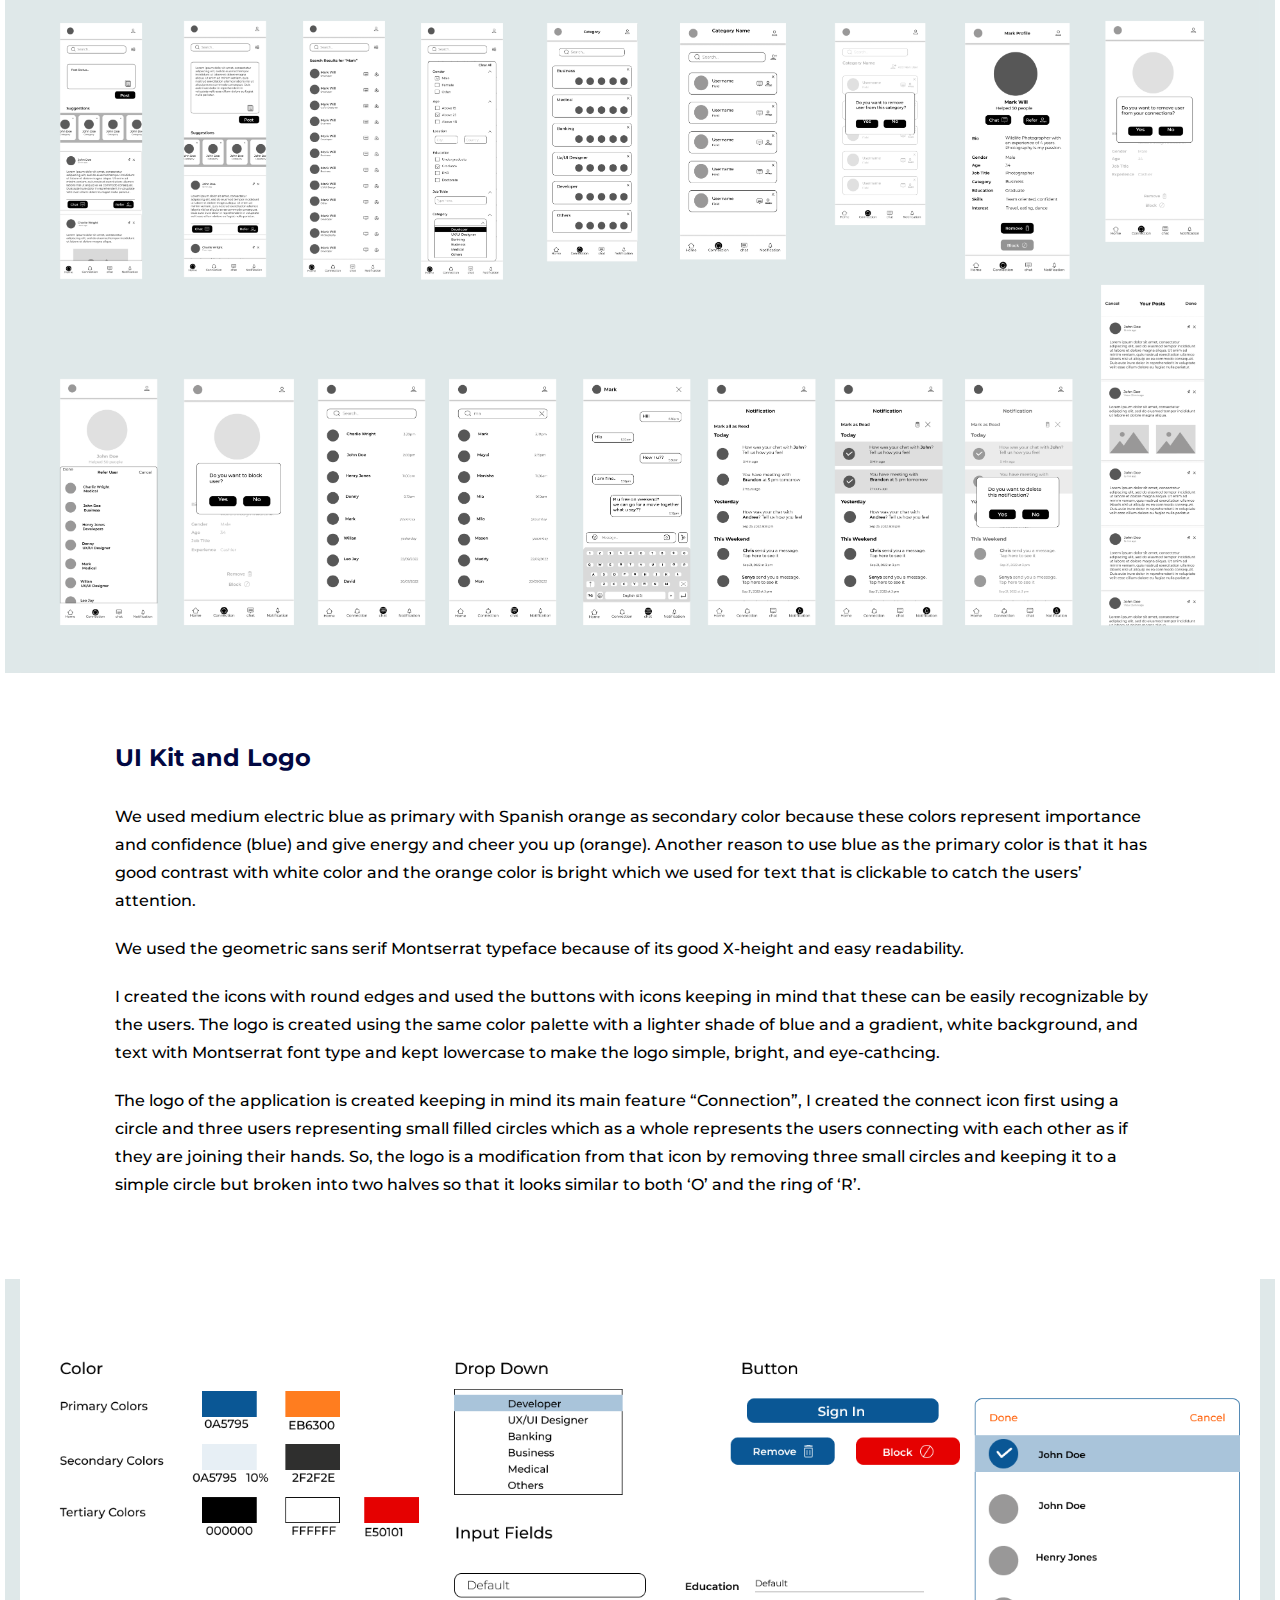
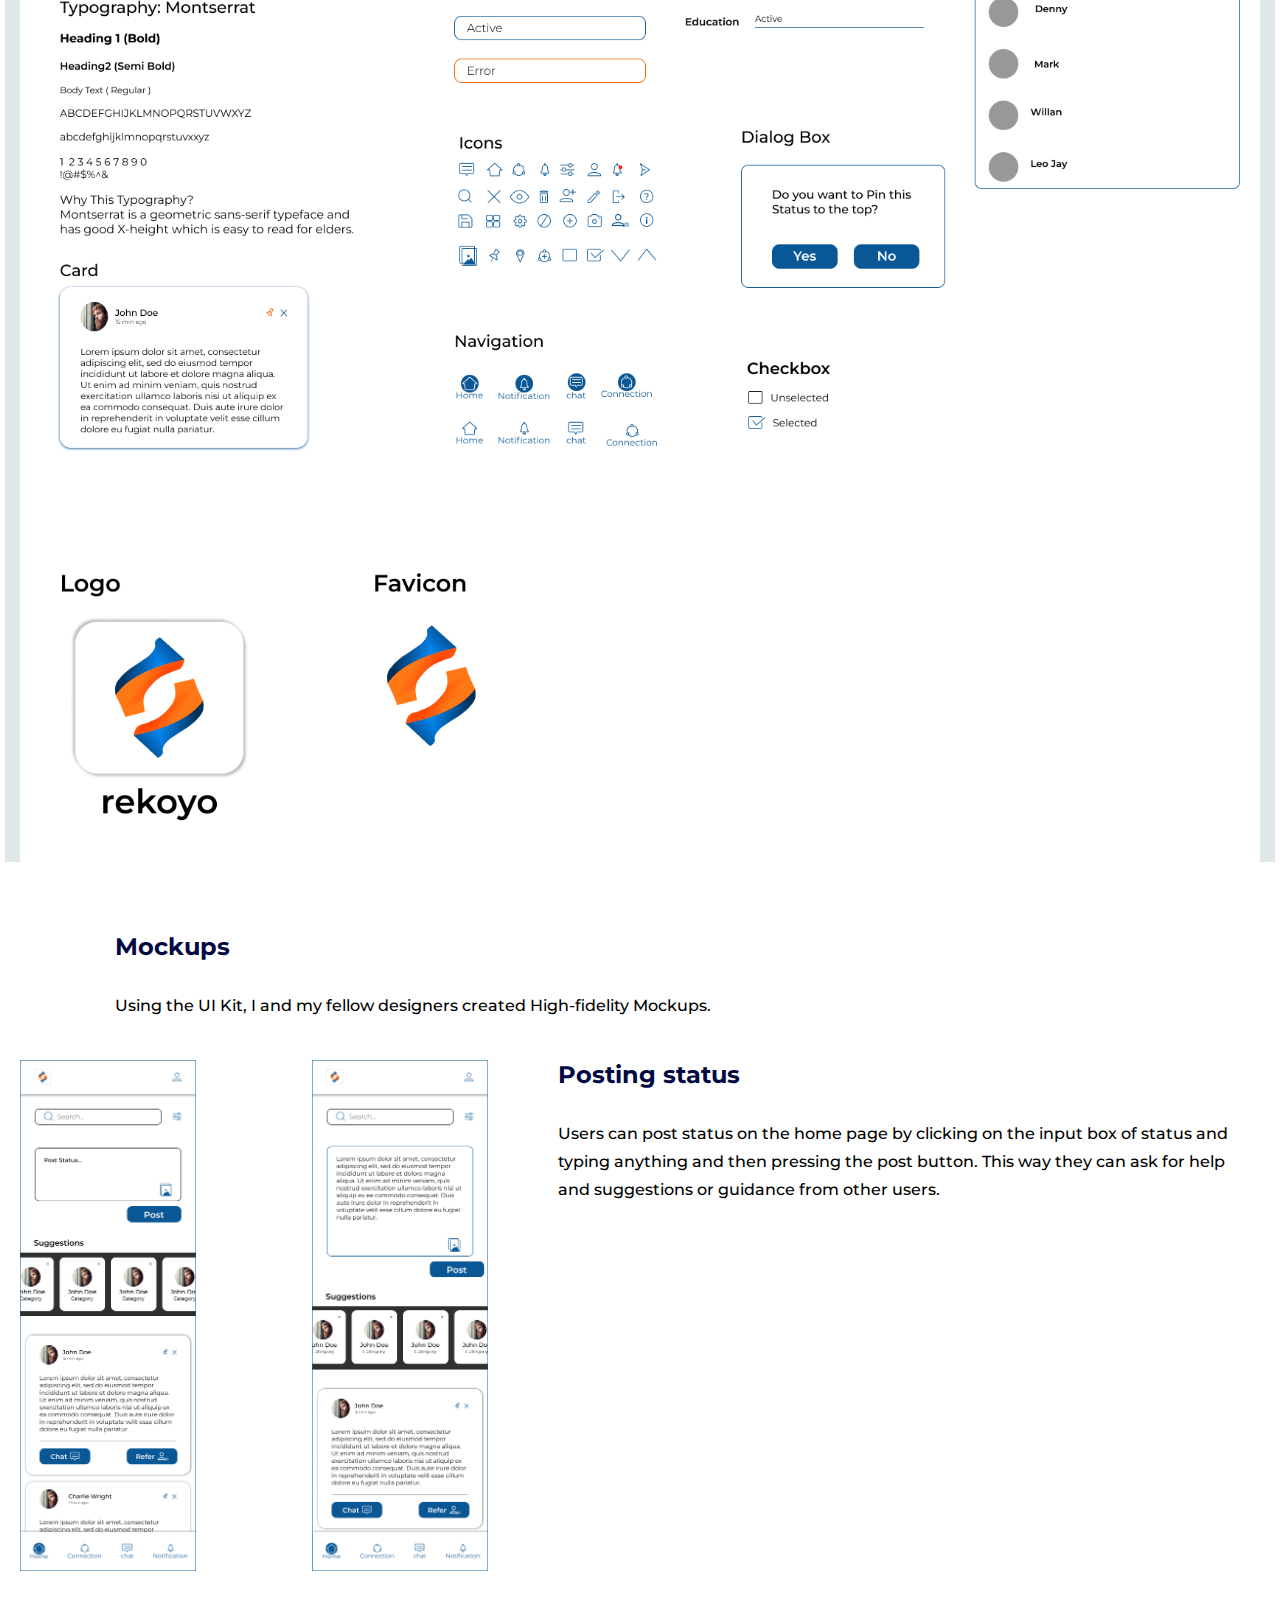
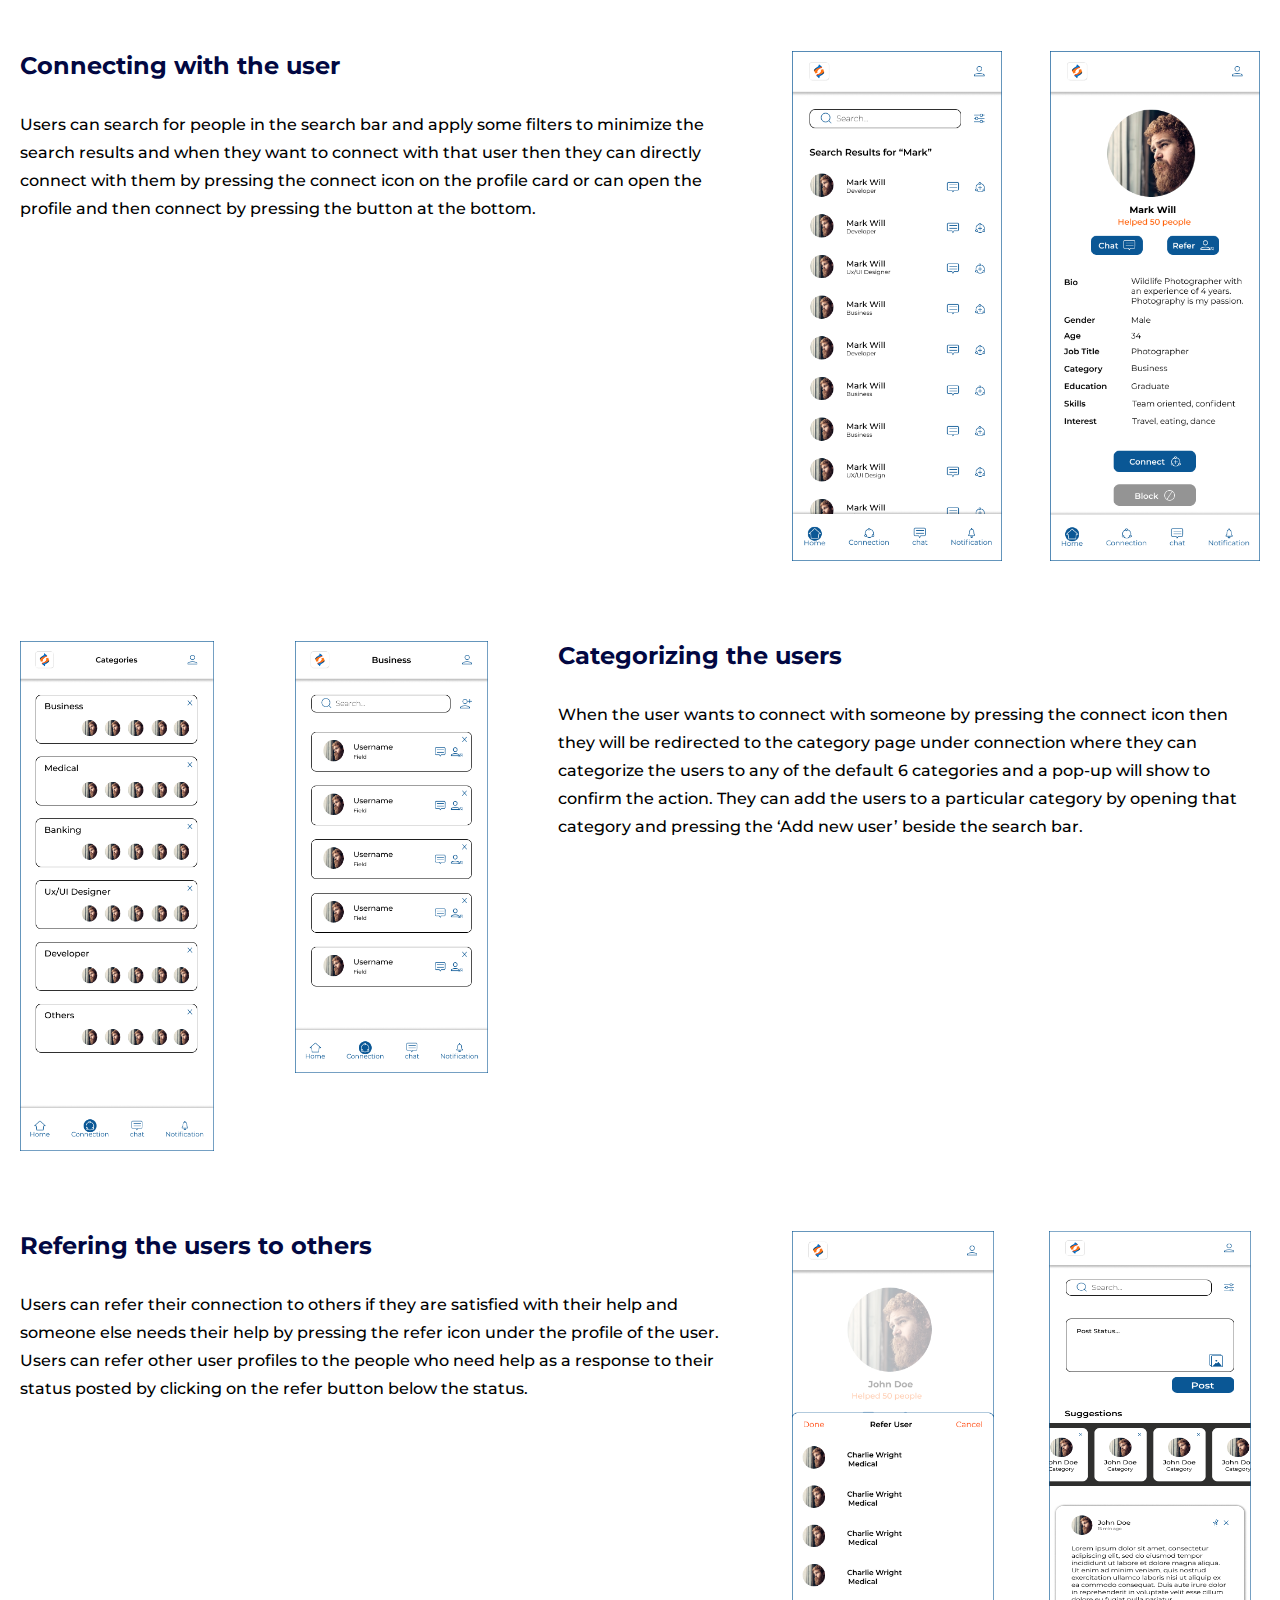
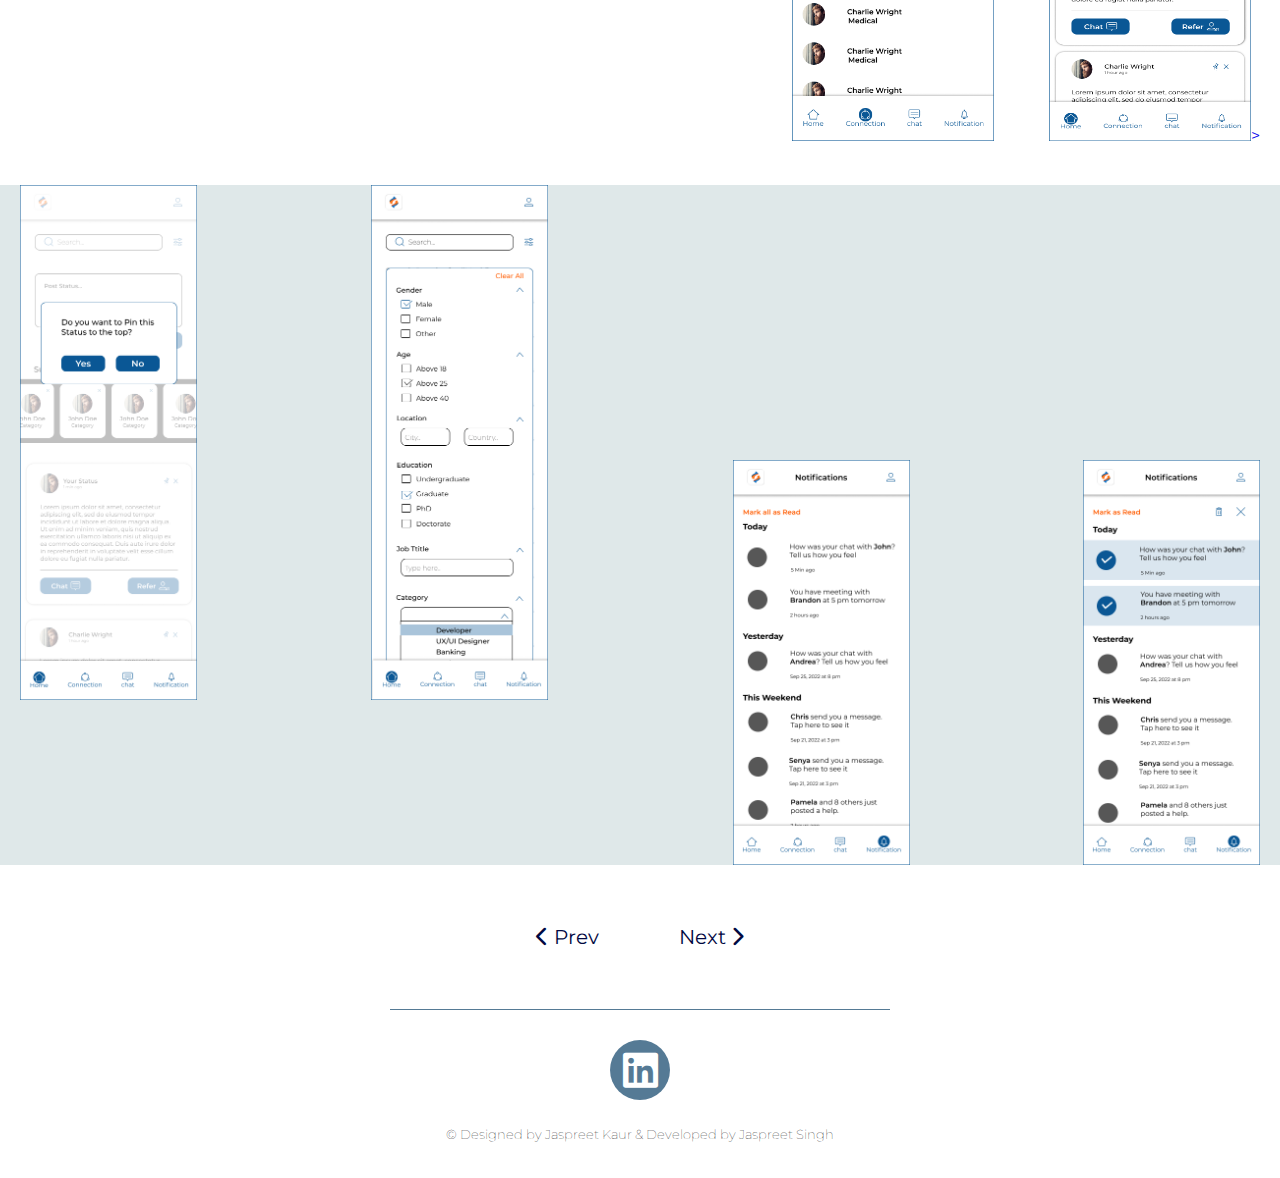
<file: rekoyo.html>
<html lang="en">
  <head>
    <meta charset="UTF-8">
    <meta http-equiv="X-UA-Compatible" content="IE=edge">
    <meta name="viewport" content="width=device-width, initial-scale=1.0">
    <link rel="stylesheet" href="css/style.css">
    <link rel="stylesheet" href="https://cdnjs.cloudflare.com/ajax/libs/font-awesome/6.0.0-beta2/css/all.min.css?ver=6.1">
    <title>Jaspreet Portfolio</title>
  </head>
  <body id="htmlBody">
    <header>
      <nav class="navbar" id="navBar">
        <div class="navbar-parent">
          <div class="logo-container">
            <h1 class="logo"><a href="index.html"><img src="images/logo.png" width="120" height="120"></a></h1>
          </div>
          <div class="header-menu">
            <a href="#" class="icon" id="baricon" onclick="openNav()" > <i class="fa fa-bars"></i> </a>
            <ul class="main-menu side-menu" id="sideMenu">
              <p class="close-menu" onclick="closeNav()"><img src="images/closemenu.png"></p>
              <li class="main-menu-item"><a href="index.html">Home</a></li>
              <li class="main-menu-item"><a href="index.html#mywork" class="active">Work</a></li>
              <li class="main-menu-item"><a href="about.html">About</a></li> 
            </ul>
            <div class="mob-nav-bg" id="navBg"></div>
          </div>
        </div>
      </nav>
    </header>

    <section class="work-title">
      <div class="container custom-c">
        <h2>REKOYO: Spread the Art of Helping</h2>
        <p>REKOYO is the solution to finding someone who can share their experience and skills with others who need guidance.</p>
      </div>
    </section>

    <section class="work-images">
      <div class="container custom-c">
        <div class="imagesWrap">
          <a target="_blank" class="cursorzoom" href="images/rekoyonew.png"> <img src="images/rekoyonew.png" width="608" height="410"></a>
        </div>
      </div>
    </section>

    <section class="work-content">
      <div class="container custom-c mb-pad-0">
      <div class="colwrap"> 
      <div class="col-50">

        <h4 class="work-h4">Project Overview</h4>
        <div class="work-para">
          <p>REKOYO is an android-based mobile application that connects young people with retired and skilled people. Users who seek guidance can get it by posting statuses, and chatting with other users. They can categorize their connections and refer them to others who need help.</p>
        </div>

        <h4 class="work-h4">Software Used</h4>
        <div class="work-para">
          <p><img src="images/figma.png"><img src="images/photoshop.png"><img src="images/illustrator.png"><img src="images/trello.png"></p>
        </div>

      </div>

      <div class="col-50">

        <h4 class="work-h4">My Role</h4>
        <div class="work-para">
          <p>Lead Designer</p>
        </div>

        <h4 class="work-h4">Team Members</h4>
        <div class="work-para">
          <p>Jaspreet Kaur (Des), Vipul Kumar Gupta (Dev), Rupinder kaur (Des), Parthkumar Soni (Dev), Athulya Dandamudi (Dev), Lakshita Arora (Dev), Harinder Kaure (Des), Silvani Lisanti</p>
        </div>

      </div>
      </div> 

      </div>
    </section>

    <section>
      <div class="container custom-c mb-pad-0">
        <h4 class="work-h4">Problem</h4>
        <div class="work-para">
          <p>Research says that retirement can result in anxiety and stress and can be boring. Retired do not have anyone to talk to as everyone is busy in their lives. They are skilled and have lots of experience which they would like to share with others, especially youngsters to give them the right direction as they have a lack of direction these days, but there is no such platform where both generations can easily connect. </p>
        </div>

        <h4 class="work-h4">Solution</h4>
        <div class="work-para">
          <p>Retired people can utilize their free time to help youngsters on topics they need help with, this way they will not feel alone and share their experiences with them to give them the right direction. </p>

          <p>REKOYO provides the solution to both youngsters and retired/experienced to connect with each other to take guidance and share their experiences. Users can connect and chat with each other for easy communication and help. They can refer the users to others to help them.</p>
        </div>

        <h4 class="work-h4">User Flow and Wireframes</h4>
        <div class="work-para">
          <p>The team decided on all the features keeping in mind all the problems faced by the users so that we can solve those with the help of our application. I created the user flow with the team member’s help keeping in mind easy interaction for the user. After the user flow, We created the wireframes and kept them simple and easy for the users to interact with, that the text is easily readable.</p>
        </div>

      </div>
    </section>

    <section>
      <div class="container fullsreenimg">
        <a target="_blank" class="cursorzoom" href="images/rekoyo userflow.png"><img src="images/rekoyo userflow.png"></a>
      </div>
    </section>

    <section class="uiscreensec">
      <div class="container fullsreenimg">
        <a target="_blank" class="cursorzoom" href="images/rekoyo wireframes.png"><img src="images/rekoyo wireframes.png"></a>
      </div>
    </section>

    <section>
      <div class="container custom-c mb-pad-0">
        <h4 class="work-h4">UI Kit and Logo</h4>
        <div class="work-para">
          <p>We used medium electric blue as primary with Spanish orange as secondary color because these colors represent importance and confidence (blue) and give energy and cheer you up (orange). Another reason to use blue as the primary color is that it has good contrast with white color and the orange color is bright which we used for text that is clickable to catch the users’ attention.</p>

<p>We used the geometric sans serif Montserrat typeface because of its good X-height and easy readability.</p>

<p>I created the icons with round edges and used the buttons with icons keeping in mind that these can be easily recognizable by the users. The logo is created using the same color palette with a lighter shade of blue and a gradient, white background, and text with Montserrat font type and kept lowercase to make the logo simple, bright, and eye-cathcing.</p>

<p>The logo of the application is created keeping in mind its main feature “Connection”, I created the connect icon first using a circle and three users representing small filled circles which as a whole represents the users connecting with each other as if they are joining their hands. So, the logo is a modification from that icon by removing three small circles and keeping it to a simple circle but broken into two halves so that it looks similar to both ‘O’ and the ring of ‘R’.
</p>
        </div>
      </div>
    </section>

    <section class="uikitsec">
      <div class="container fullsreenimg">
        <a target="_blank" class="cursorzoom" href="images/rekoyo ui.png"><img src="images/rekoyo ui.png"></a>
      </div>
    </section>

    <section class="pro-overview">
      <div class="container custom-c">
        <h4 class="work-h4">Mockups</h4>
        <div class="work-para">
          <p>Using the UI Kit, I and my fellow designers created High-fidelity Mockups. </p>
        </div>
      </div>
    </section>

    <section class="mockups-sec mb-reverse">
      <div class="container">
        <div class="colwrap">
          <div class="col-40">
            <div class="intro-imgs">
              <a target="_blank" class="cursorzoom" href="images/posting status 1.png"><img src="images/posting status 1.png" width="176" height="511"></a>
              <a target="_blank" class="cursorzoom" href="images/posting status 2.png"><img src="images/posting status 2.png" width="176" height="511"></a>
            </div>
          </div>
          <div class="col-60">
            <h4 class="work-h4">Posting status</h4>
            <div class="work-para">
              <p>Users can post status on the home page by clicking on the input box of status and typing anything and then pressing the post button. This way they can ask for help and suggestions or guidance from other users.</p>
            </div>
          </div>
        </div>
      </div>
    </section>

    <section class="mockups-sec reverseCol">
      <div class="container">
        <div class="colwrap">          
          <div class="col-60">
            <h4 class="work-h4">Connecting with the user</h4>
            <div class="work-para">
              <p>Users can search for people in the search bar and apply some filters to minimize the search results and when they want to connect with that user then they can directly connect with them by pressing the connect icon on the profile card or can open the profile and then connect by pressing the button at the bottom.</p>
            </div>
          </div>

          <div class="col-40">
            <div class="intro-imgs">
              <a target="_blank" class="cursorzoom" href="images/Connecting 1.png"><img src="images/Connecting 1.png" width="210" height="510"></a>
              <a target="_blank" class="cursorzoom" href="images/Connecting  2.png"><img src="images/Connecting  2.png" width="210" height="510"></a>
            </div>
          </div>
        </div>
      </div>
    </section>

    <section class="mockups-sec mb-reverse">
      <div class="container">
        <div class="colwrap">
          <div class="col-40">
            <div class="intro-imgs">
              <a target="_blank" class="cursorzoom" href="images/Categories 1.png"><img src="images/Categories 1.png" width="194" height="510"></a>
              <a target="_blank" class="cursorzoom" href="images/Categories 2.png"><img src="images/Categories 2.png" width="193" height="432"></a>
            </div>
          </div>
          <div class="col-60">
            <h4 class="work-h4">Categorizing the users</h4>
            <div class="work-para">
              <p>When the user wants to connect with someone by pressing the connect icon then they will be redirected to the category page under connection where they can categorize the users to any of the default 6 categories and a pop-up will show to confirm the action. They can add the users to a particular category by opening that category and pressing the ‘Add new user’ beside the search bar.</p>
            </div>
          </div>
        </div>
      </div>
    </section>

    <section class="mockups-sec reverseCol">
      <div class="container">
        <div class="colwrap">          
          <div class="col-60">
            <h4 class="work-h4">Refering the users to others</h4>
            <div class="work-para">
              <p>Users can refer their connection to others if they are satisfied with their help and someone else needs their help by pressing the refer icon under the profile of the user. Users can refer other user profiles to the people who need help as a response to their status posted by clicking on the refer button below the status.</p>
            </div>
          </div>

          <div class="col-40">
            <div class="intro-imgs">
              <a target="_blank" class="cursorzoom" href="images/Refering 1.png"><img src="images/Refering 1.png" width="202" height="510"></a>
              <a target="_blank" class="cursorzoom" href="images/Refering 2.png"><img src="images/Refering 2.png" width="202" height="510">></a>
            </div>
          </div>
        </div>
      </div>
    </section>


    <section class="worklast-sec">
      <div class="container">
        <div class="colwrap">          
          <div class="col-50">
            <div class="intro-imgs">
              <a target="_blank" class="cursorzoom" href="images/1.png"><img src="images/1.png" width="177" height="515"></a>
              <a target="_blank" class="cursorzoom" href="images/2.png"><img src="images/2.png" width="177" height="515"></a>
            </div>
          </div>

          <div class="col-50">
            <div class="intro-imgs">
              <a target="_blank" class="cursorzoom" href="images/3.png"><img src="images/3.png" width="177" height="405"></a>
              <a target="_blank" class="cursorzoom" href="images/4.png"><img src="images/4.png" width="177" height="405"></a>
            </div>
          </div>
        </div>
      </div>
    </section>


    <section class="nxtprev">
      <div class="container">
        <div class="nextprevlinks">
          <a href="tenants.html"><i class="fa-solid fa-chevron-left"></i> Prev </a>
          <a href="florens.html">Next <i class="fa-solid fa-chevron-right"></i></a>
        </div>
      </div>
    </section>

    <a class="gototop" href="#navBar"><i class="fa-sharp fa-solid fa-circle-up"></i></a>


    <footer>
      <div class="footerdiv">
        <a href="https://www.linkedin.com/in/i-am-jaspreet-kaur"><i class="fab fa-linkedin"></i></a>
        <p> &copy; Designed by Jaspreet Kaur & Developed by Jaspreet Singh</p>
      </div>
    </footer>
    <script type="text/javascript" src="js/jquery.min.js"></script>
    <script type="text/javascript" src="js/scripts.js"></script>

  </body>
</html>
</file>
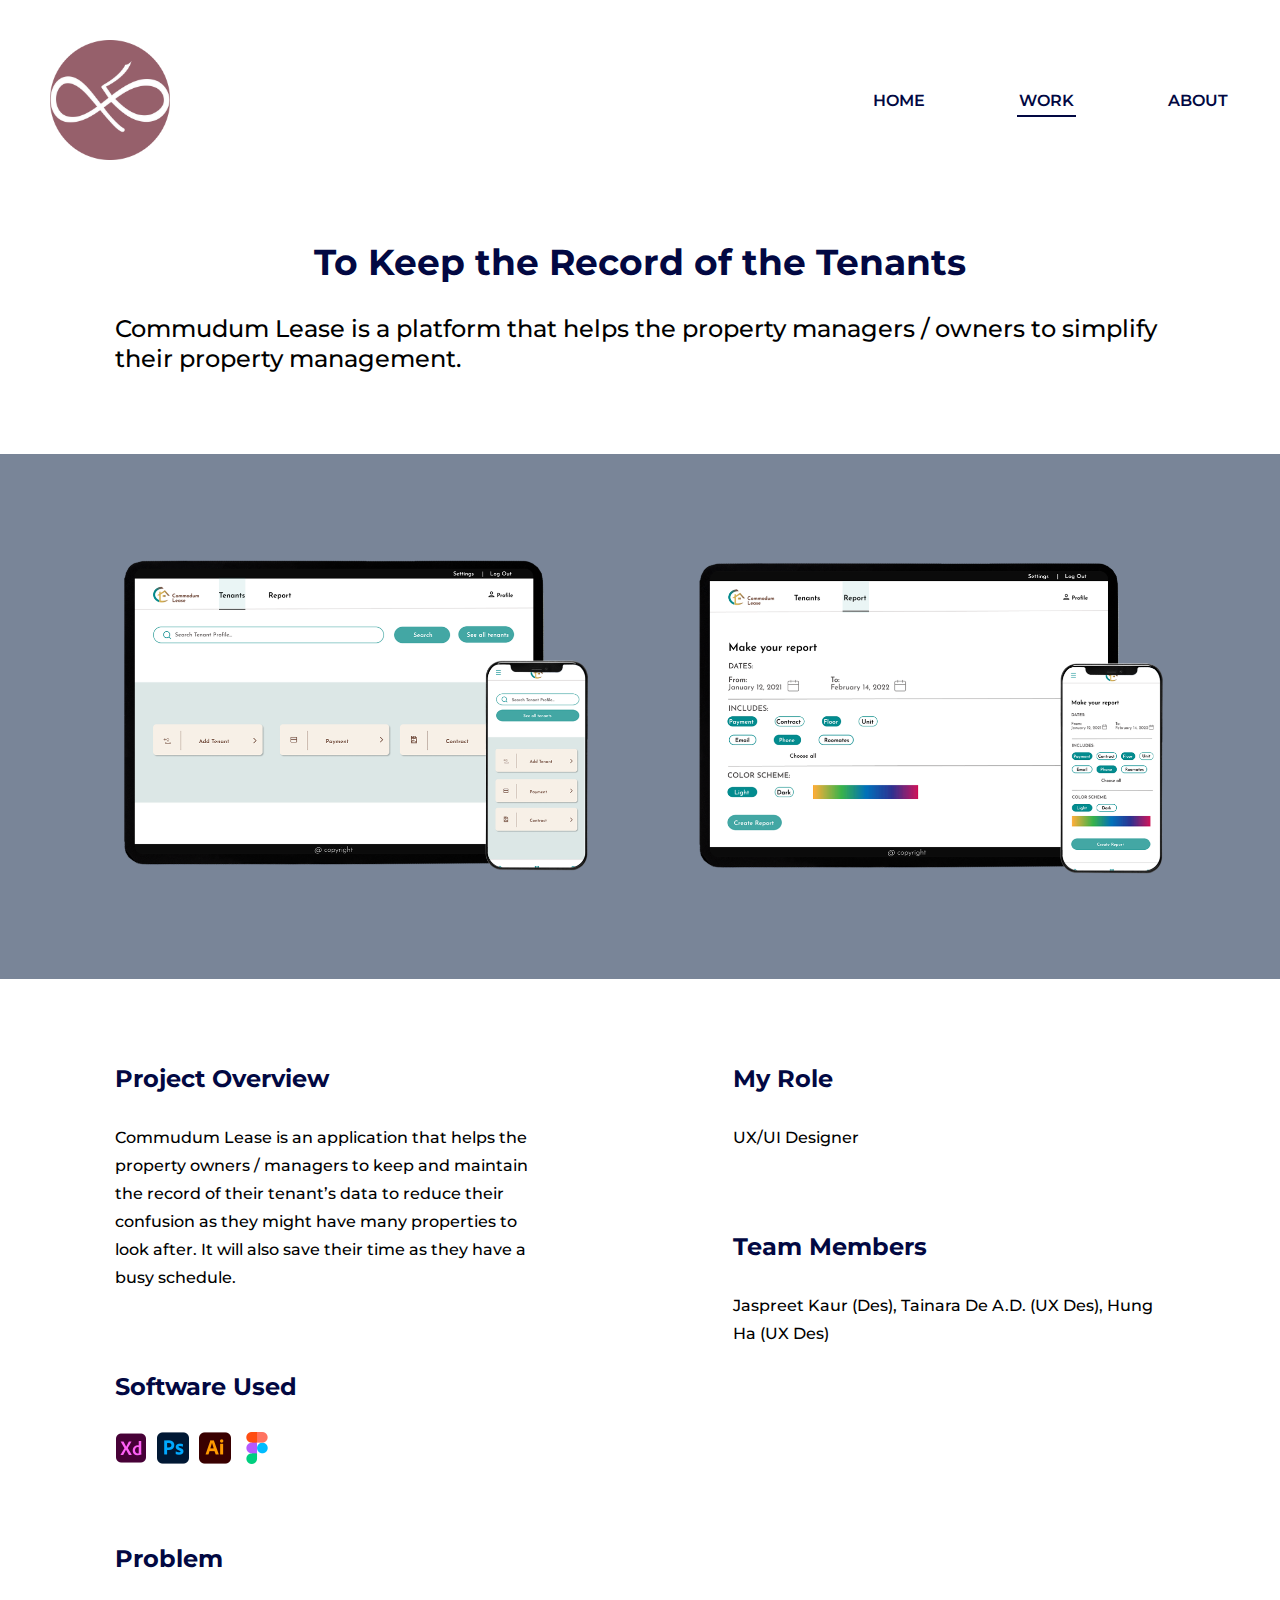
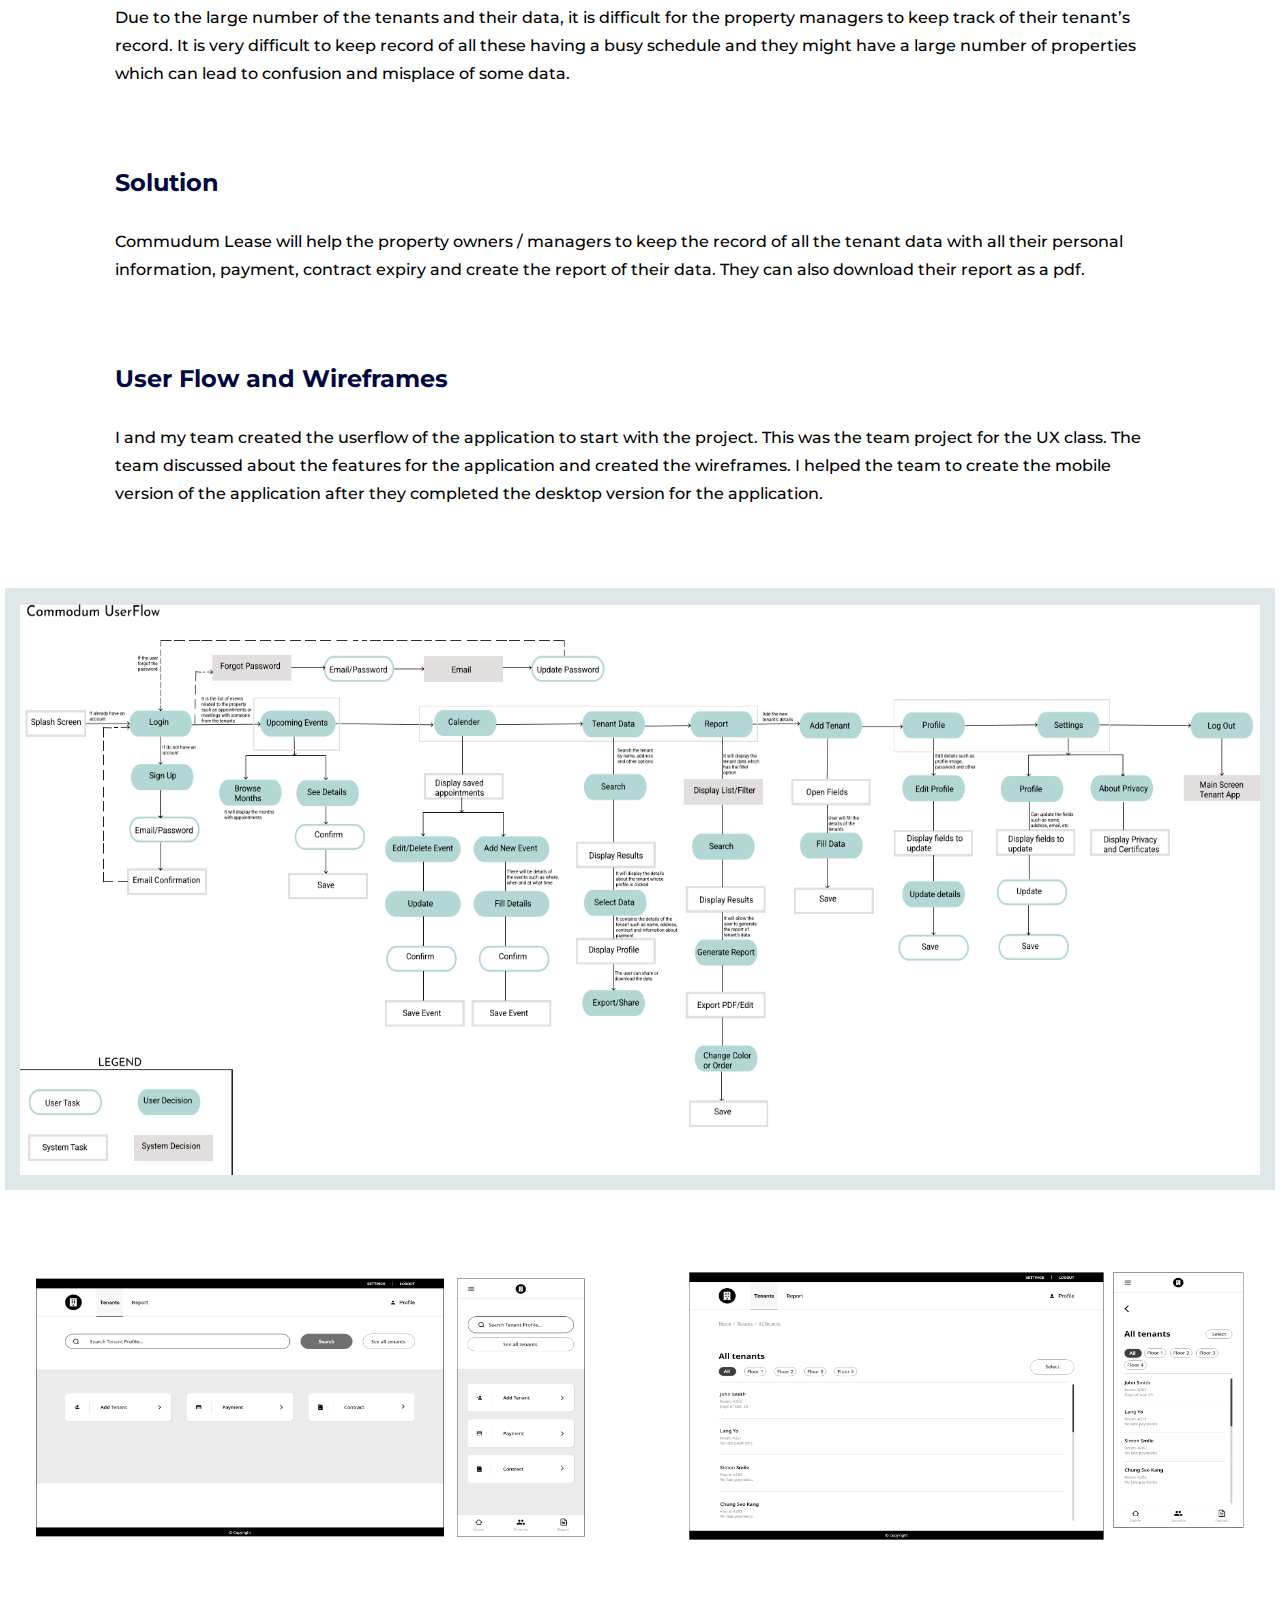
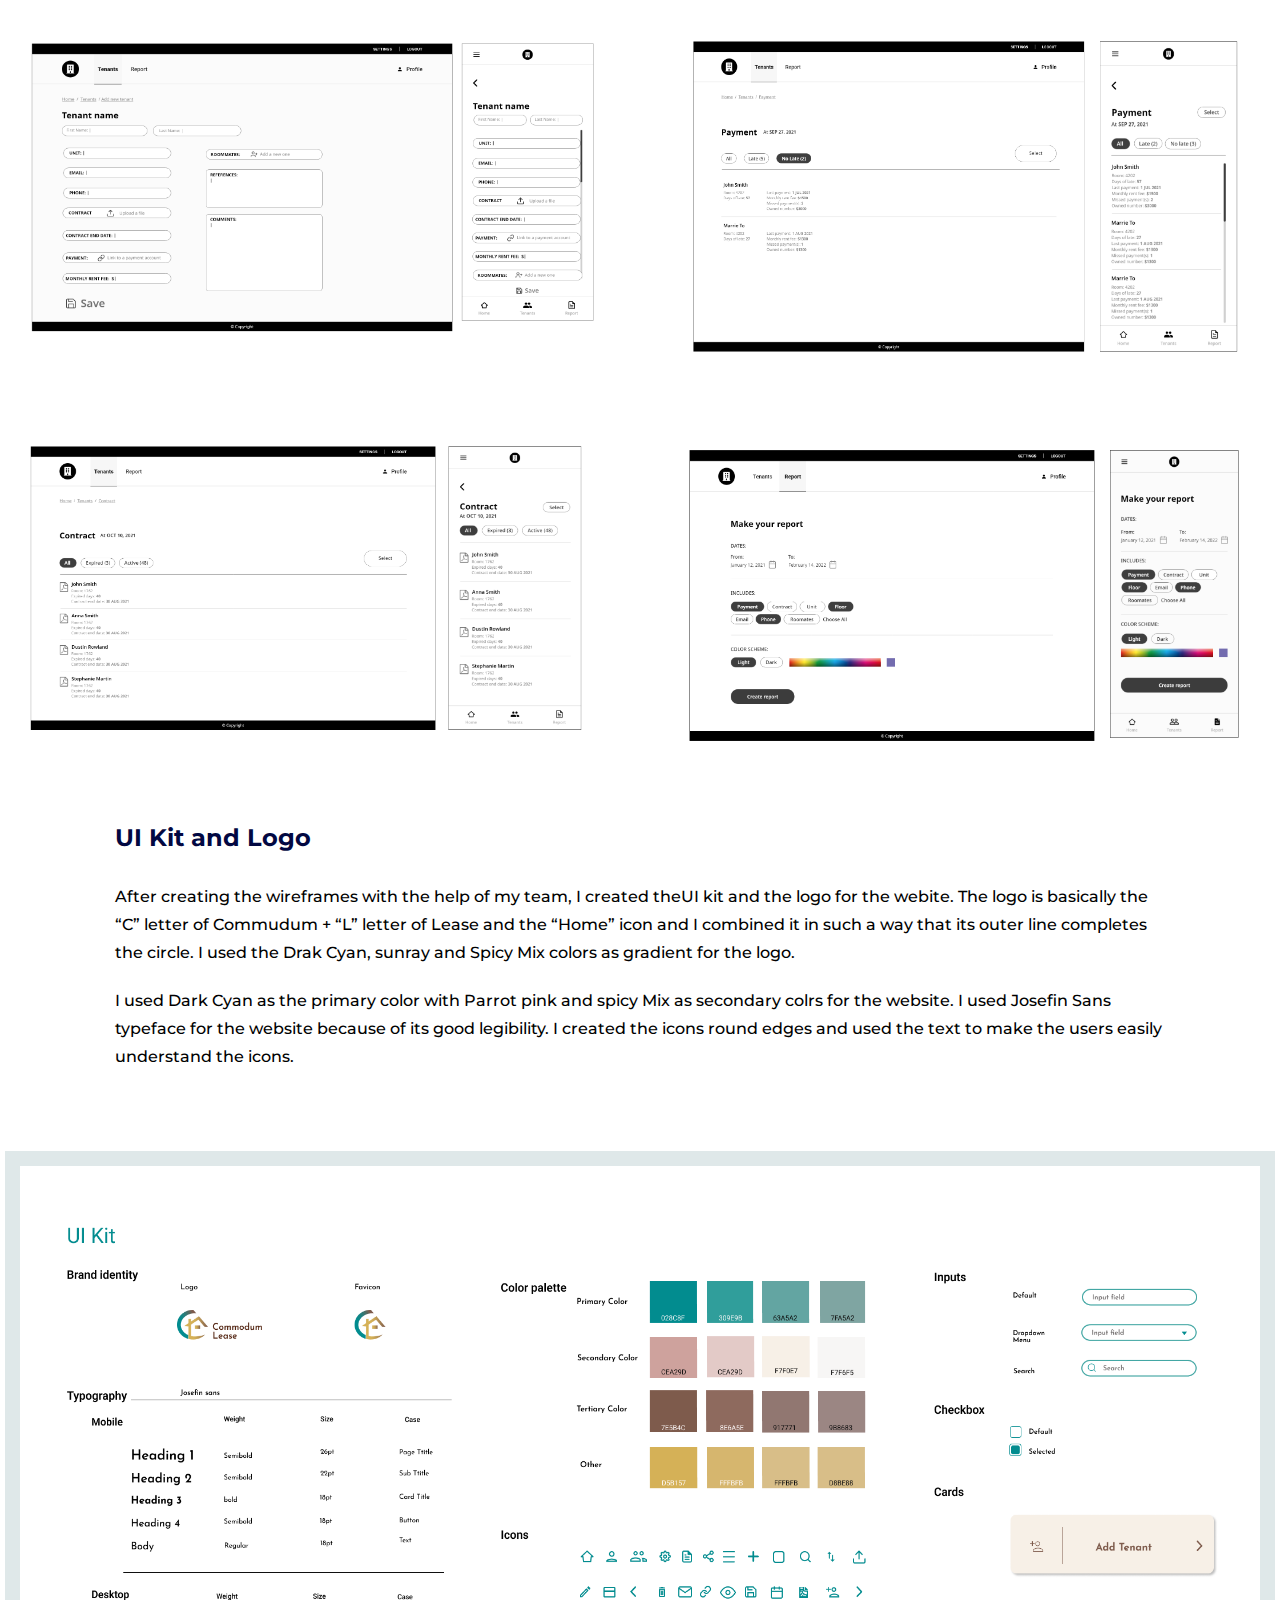
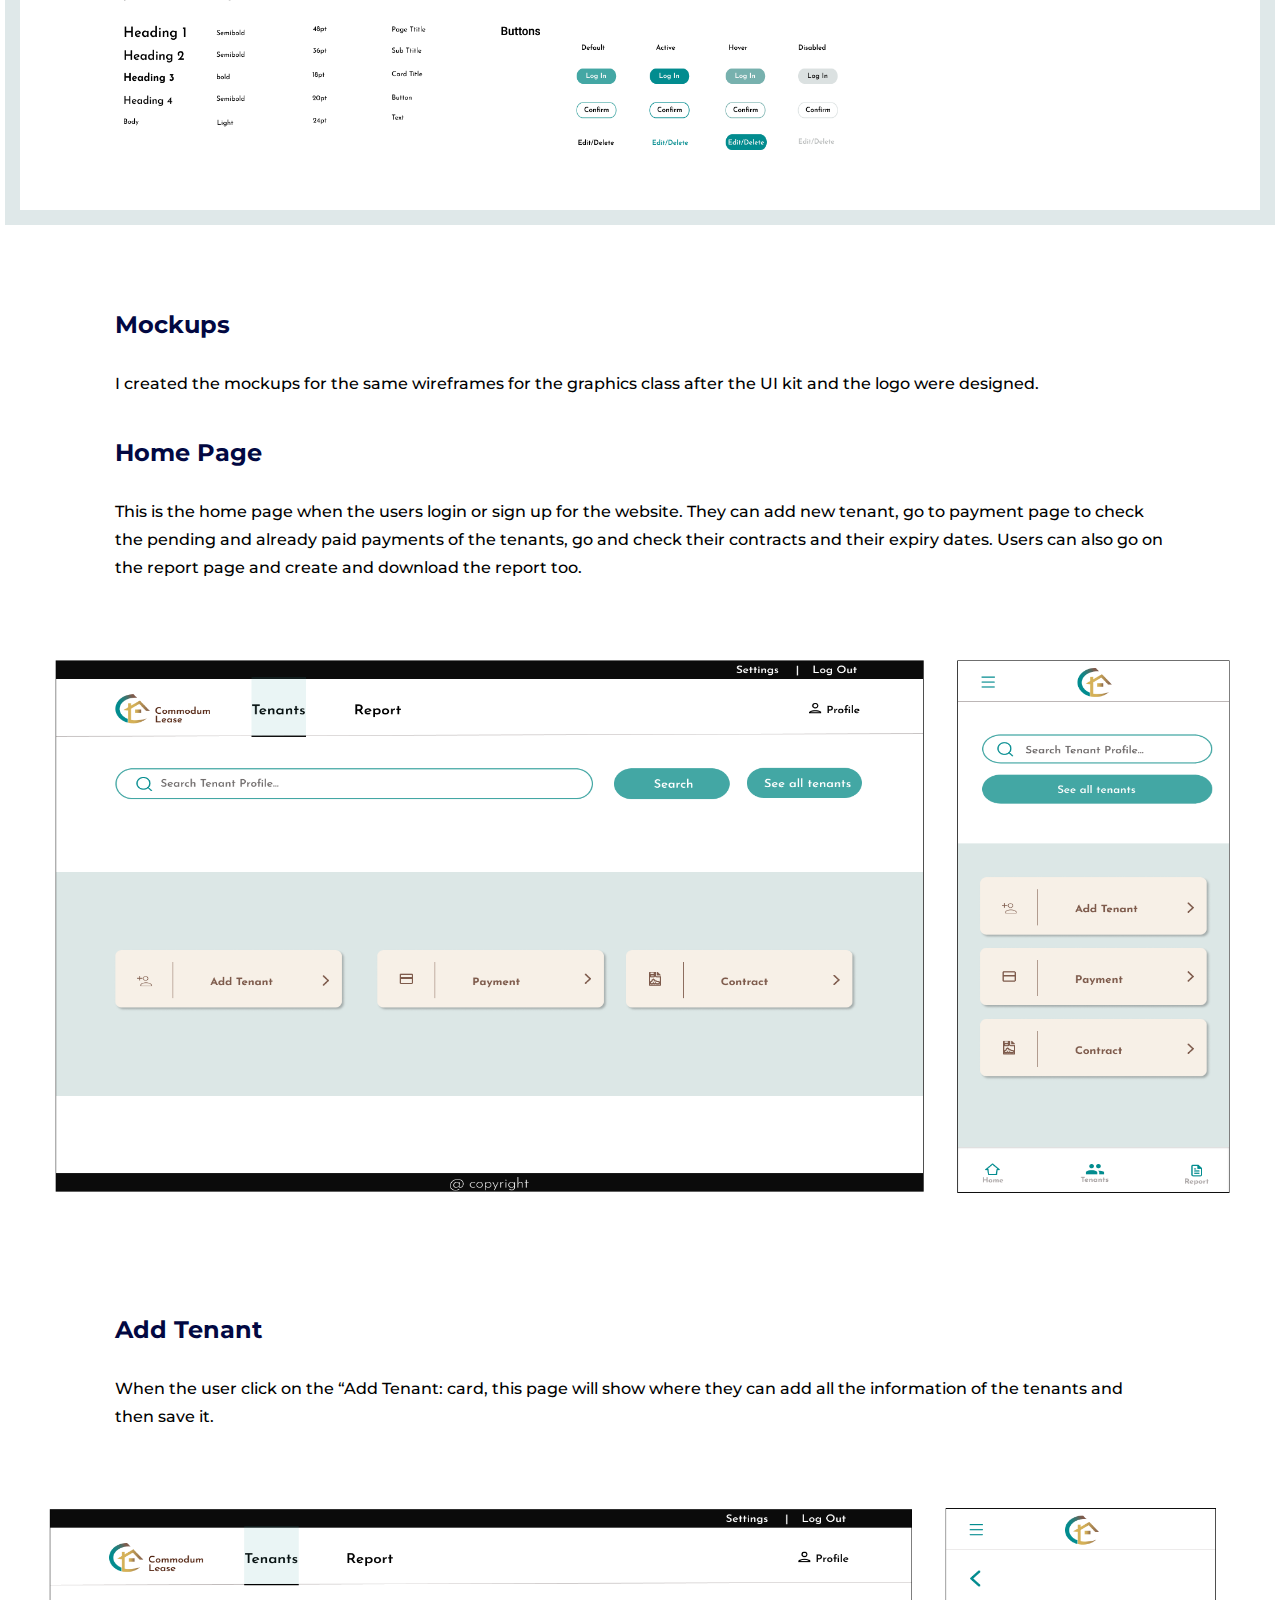
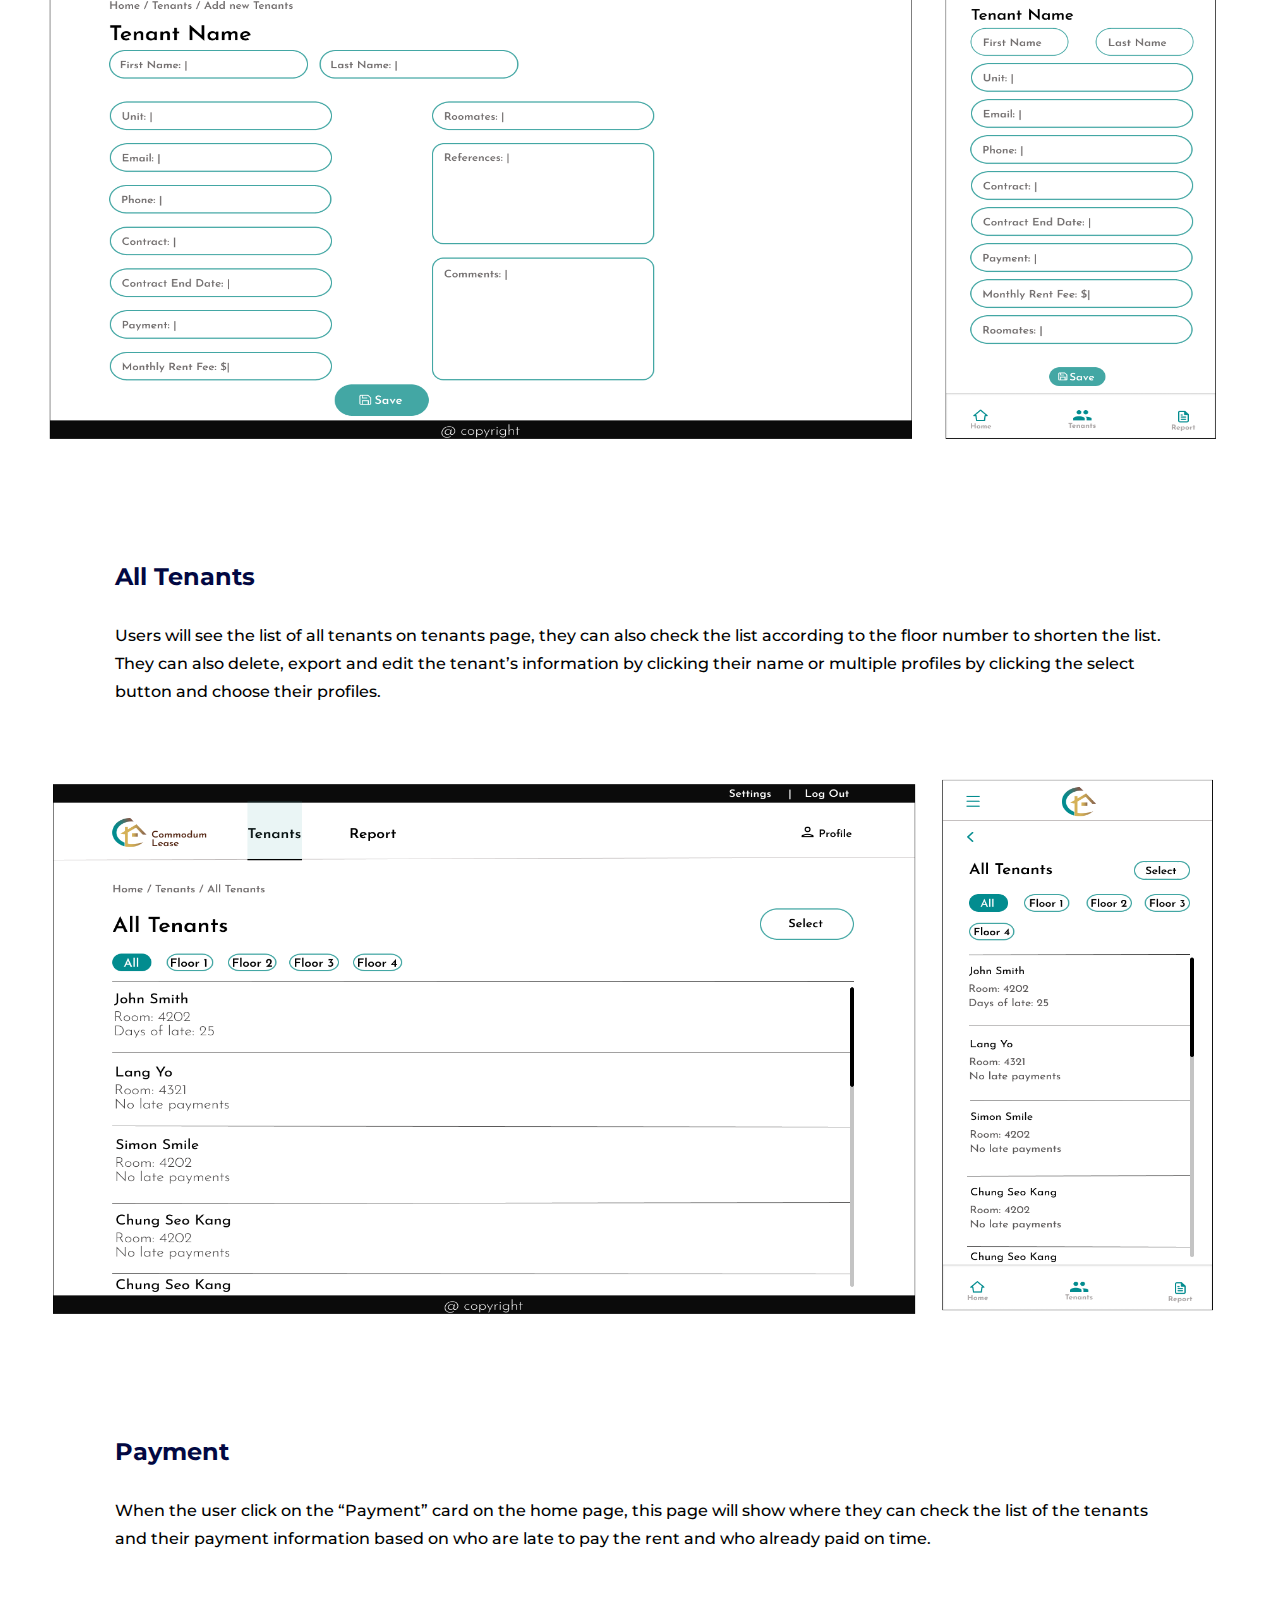
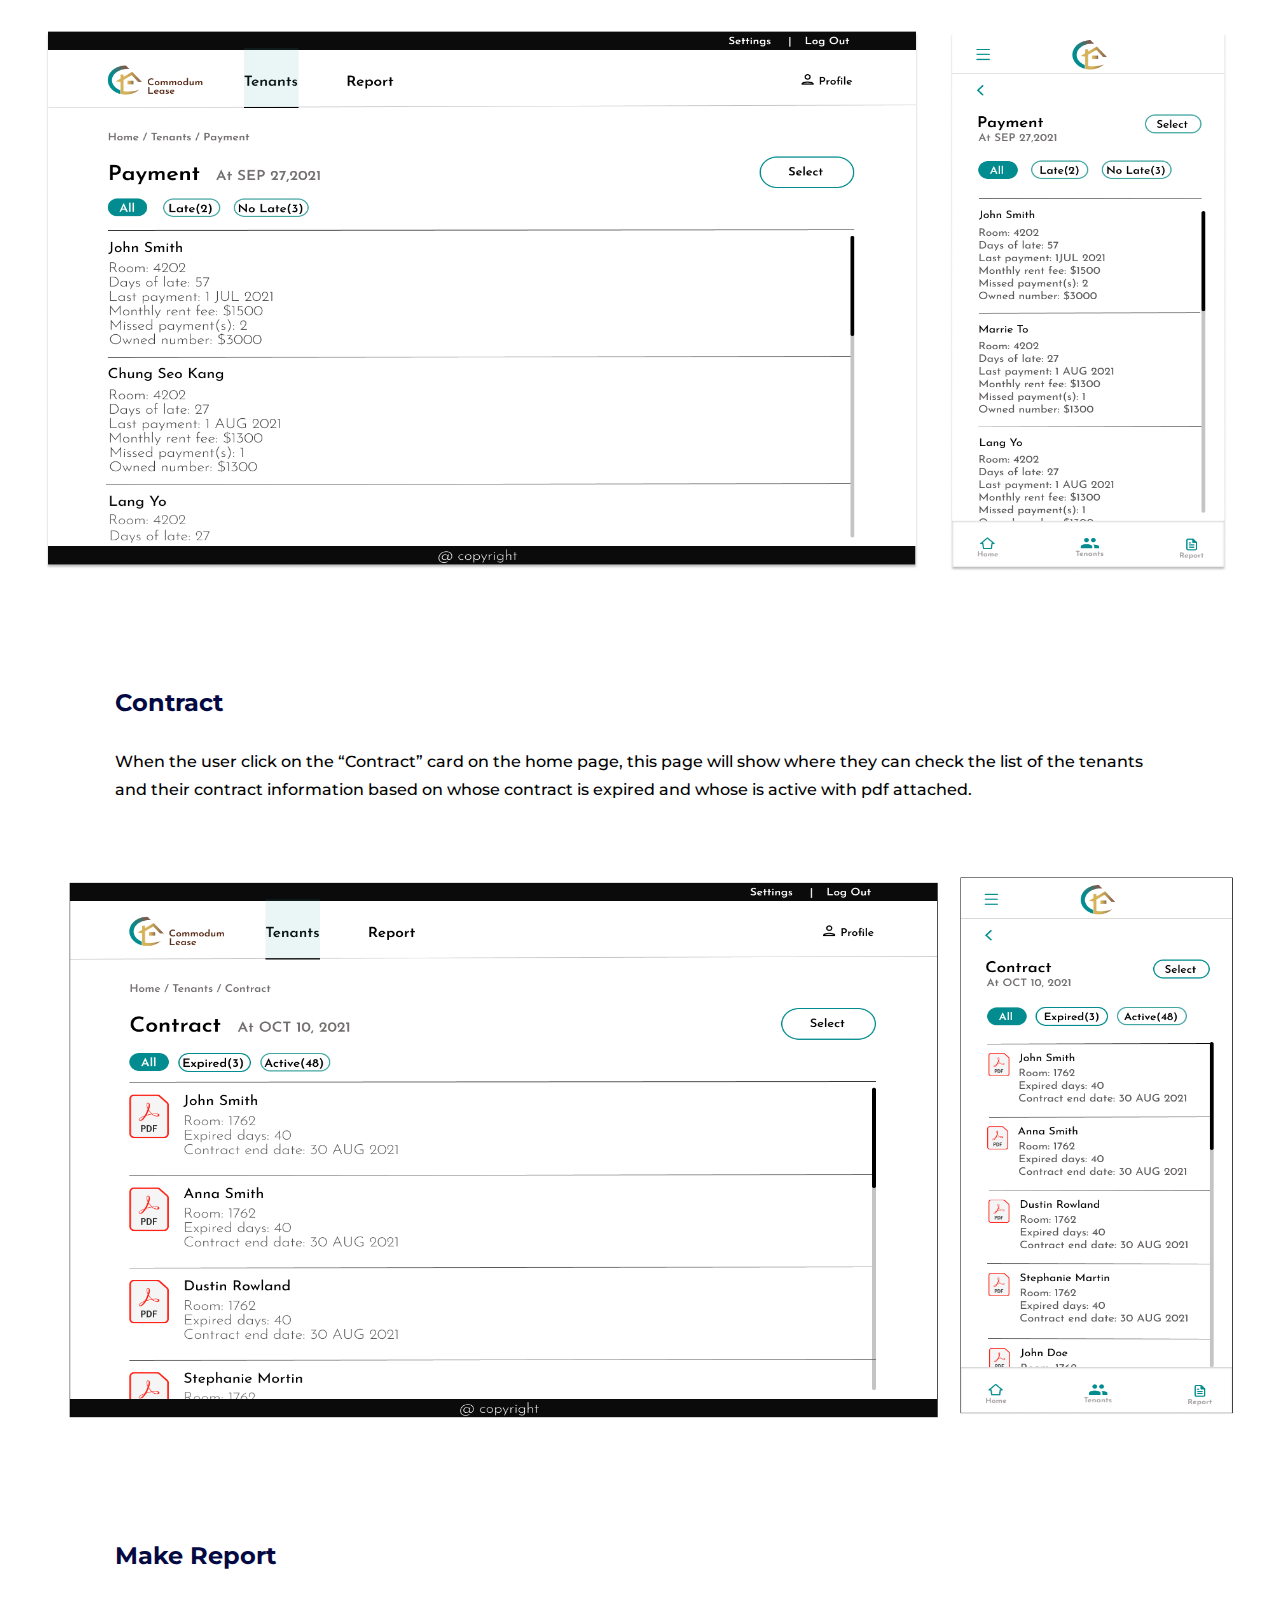
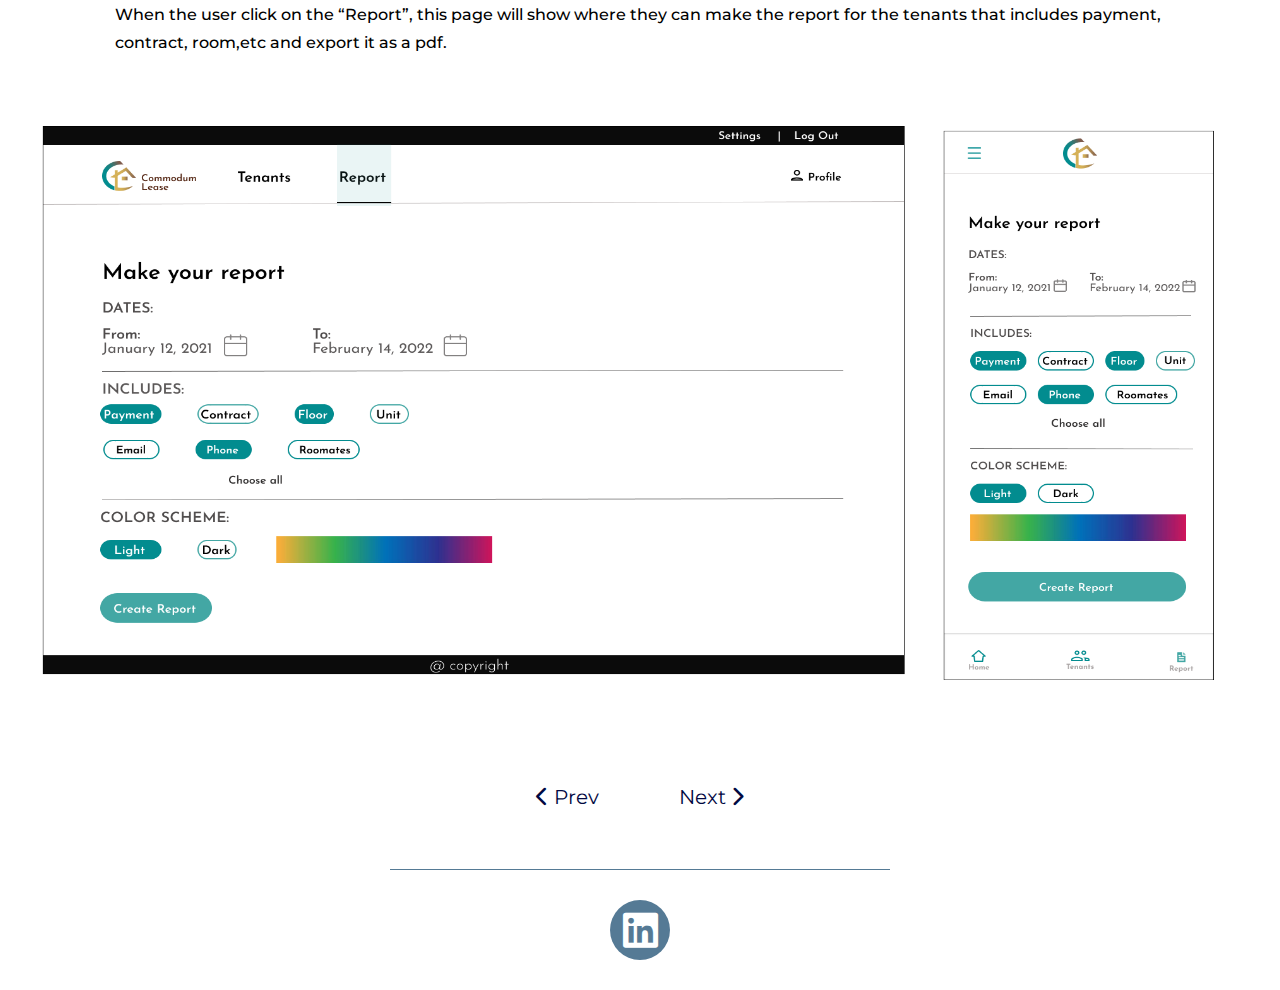
<file: tenants.html>
<html lang="en">
  <head>
    <meta charset="UTF-8">
    <meta http-equiv="X-UA-Compatible" content="IE=edge">
    <meta name="viewport" content="width=device-width, initial-scale=1.0">
    <link rel="stylesheet" href="css/style.css">
    <link rel="stylesheet" href="https://cdnjs.cloudflare.com/ajax/libs/font-awesome/6.0.0-beta2/css/all.min.css?ver=6.1">
    <title>Jaspreet Portfolio</title>
  </head>
  <body id="htmlBody">
    <header>
      <nav class="navbar" id="navBar">
        <div class="navbar-parent">
          <div class="logo-container">
            <h1 class="logo"><a href="index.html"><img src="images/logo.png" width="120" height="120"></a></h1>
          </div>
          <div class="header-menu">
            <a href="#" class="icon" id="baricon" onclick="openNav()" > <i class="fa fa-bars"></i> </a>
            <ul class="main-menu side-menu" id="sideMenu">
              <p class="close-menu" onclick="closeNav()"><img src="images/closemenu.png"></p>
              <li class="main-menu-item"><a href="index.html">Home</a></li>
              <li class="main-menu-item"><a href="index.html#mywork" class="active">Work</a></li>
              <li class="main-menu-item"><a href="about.html">About</a></li> 
            </ul>
            <div class="mob-nav-bg" id="navBg"></div>
          </div>
        </div>
      </nav>
    </header>

<div class="contentwrap fitnesspage tenants-page">
    <section class="work-title">
      <div class="container custom-c">
        <h2>To Keep the Record of the Tenants</h2>
        <p>Commudum Lease is a platform that helps the property managers / owners to simplify their property management.</p>
      </div>
    </section>

    <section class="work-images lightpurple">
      <div class="container custom-c">
        <div class="imagesWrap">
          <a target="_blank" class="cursorzoom" href="images/tenant mockup 1.png"><img src="images/tenant mockup 1.png" width="477" height="325"></a>
          <a target="_blank" class="cursorzoom" href="images/tenant mockup 2.png"><img src="images/tenant mockup 2.png" width="477" height="321"></a>
        </div>
      </div>
    </section>

    <section class="work-content">
      <div class="container custom-c mb-pad-0">
      <div class="colwrap"> 
      <div class="col-50">

        <h4 class="work-h4">Project Overview</h4>
        <div class="work-para">
          <p>Commudum Lease is an application that helps the property owners / managers to keep and maintain the record of their tenant’s data to reduce their confusion as they might have many properties to look after. It will also save their time as they have a busy schedule. </p>
        </div>

        <h4 class="work-h4">Software Used</h4>
        <div class="work-para">
          <p><img src="images/xd.png"><img src="images/photoshop.png"><img src="images/illustrator.png"><img src="images/figma.png"></p>
        </div>

        

      </div>

      <div class="col-50">

        <h4 class="work-h4">My Role</h4>
        <div class="work-para">
          <p>UX/UI Designer</p>
        </div>

        <h4 class="work-h4">Team Members</h4>
        <div class="work-para">
          <p>Jaspreet Kaur (Des), Tainara De A.D. (UX Des), Hung Ha (UX Des)</p>
        </div>

      </div>
      </div> 

      </div>
    </section>

   
    <section>
      <div class="container custom-c mb-pad-0">
       
        <h4 class="work-h4">Problem</h4>
        <div class="work-para">
          <p>Due to the large number of the tenants and their data, it is difficult for the property managers to keep track of their tenant’s record. It is very difficult to keep record of all these having a busy schedule and they might have a large number of properties which can lead to confusion and misplace of some data.</p>
        </div>

         <h4 class="work-h4">Solution</h4>
        <div class="work-para">
          <p>Commudum Lease will help the property owners / managers to keep the record of all the tenant data with all their personal information, payment, contract expiry and create the report of their data. They can also download their report as a pdf.</p>
        </div>

        <h4 class="work-h4">User Flow and Wireframes</h4>
        <div class="work-para">
          <p>I and my team created the userflow of the application to start with the project. This was the team project for the UX class. The team discussed about the features for the application and created the wireframes. I helped the team to create the mobile version of the application after they completed the desktop version for the application.</p>
        </div>

      </div>
    </section>

    <section class="fitness-userflow">
      <div class="container fullsreenimg">
        <a target="_blank" class="cursorzoom" href="images/tenant uf.png"><img src="images/tenant uf.png" width="1240" height="572"></a>
      </div>
    </section>

    <section class="uiscreensec">
      <div class="container tenantsui">
        <a target="_blank" class="cursorzoom" href="images/tenant wireframe1.png"><img src="images/tenant wireframe1.png" width="591" height="295"></a>
        <a target="_blank" class="cursorzoom" href="images/tenant wireframe 2.png"><img src="images/tenant wireframe 2.png" width="574" height="292"></a>
        <a target="_blank" class="cursorzoom" href="images/tenant wireframe3.png"><img src="images/tenant wireframe3.png" width="591" height="317"></a>
        <a target="_blank" class="cursorzoom" href="images/tenant wireframs 4.png"><img src="images/tenant wireframs 4.png" width="591" height="331"></a>
        <a target="_blank" class="cursorzoom" href="images/tenant-wireframe5.png"><img src="images/tenant-wireframe5.png" width="600" height="300"></a>
       <a target="_blank" class="cursorzoom" href="images/tenant-wireframe6.png"><img src="images/tenant-wireframe6.png" width="591" height="315"></a>
      </div>
    </section>

    <section>
      <div class="container custom-c mb-pad-0">
        <h4 class="work-h4">UI Kit and Logo</h4>
        <div class="work-para">
          <p>After creating the wireframes with the help of my team, I created theUI kit and the logo for the webite. The logo is basically the “C” letter of Commudum + “L” letter of Lease and the “Home” icon and I combined it in such a way that its outer line completes the circle. I used the Drak Cyan, sunray and Spicy Mix colors as gradient for the logo.</p>
<p>I used Dark Cyan as the primary color with Parrot pink and spicy Mix as secondary colrs for the website. I used Josefin Sans typeface for the website because of its good legibility. I created the icons round edges and used the text to make the users easily understand the icons.</p>
        </div>

        </div>

    </section>

    <section class="fitness-userflow">
      <div class="container fullsreenimg">
        <a target="_blank" class="cursorzoom" href="images/tenant ui kit.png"><img src="images/tenant ui kit.png" width="1240" height="644"></a>
      </div>
    </section>

    <section class="tenant-mockups"> 
      <div class="container custom-c mb-pad-0">
        <h4 class="work-h4">Mockups</h4>
        <div class="work-para">
          <p>I created the mockups for the same wireframes for the graphics class after the UI kit and the logo were designed.</p>
        </div>

         <h4 class="work-h4">Home Page</h4>
        <div class="work-para">
          <p>This is the home page when the users login or sign up for the website. They can add new tenant, go to payment page to check the pending and already paid payments of the tenants, go and check their contracts and their expiry dates. Users can also go on the report page and create and download the report too.</p>
        </div>

        </div>

    </section>

    <section class="mockups-sec">
      <div class="container">
        <div class="tenantimg">
        <a target="_blank" class="cursorzoom" href="images/tenant screen1.png"><img src="images/tenant screen1.png" width="1241" height="608"></a>
        </div>
      </div>
    </section>

    <section class="tenant-mockups"> 
      <div class="container custom-c mb-pad-0">
         <h4 class="work-h4">Add Tenant</h4>
        <div class="work-para">
          <p>When the user click on the “Add Tenant: card, this page will show where they can add all the information of the tenants and then save it.</p>
        </div>

        </div>

    </section>

    <section class="mockups-sec">
      <div class="container">
        <div class="tenantimg">
        <a target="_blank" class="cursorzoom" href="images/tenant screen2.png"><img src="images/tenant screen2.png" width="1232" height="606"></a>
        </div>
      </div>
    </section>

    <section class="tenant-mockups"> 
      <div class="container custom-c mb-pad-0">
         <h4 class="work-h4">All Tenants</h4>
        <div class="work-para">
          <p>Users will see the list of all tenants on tenants page, they can also check the list according to the floor number to shorten the list. They can also delete, export and edit the tenant’s information by clicking their name or multiple profiles by clicking the select button and choose their profiles.</p>
        </div>

        </div>

    </section>

    <section class="mockups-sec">
      <div class="container">
        <div class="tenantimg">
        <a target="_blank" class="cursorzoom" href="images/tenant screen3.png"><img src="images/tenant screen3.png" width="1232" height="606"></a>
        </div>
      </div>
    </section>

    <section class="tenant-mockups"> 
      <div class="container custom-c mb-pad-0">
         <h4 class="work-h4">Payment</h4>
        <div class="work-para">
          <p>When the user click on the “Payment” card on the home page, this page will show where they can check the list of the tenants and their payment information based on who are late to pay the rent and who already paid on time.</p>
        </div>

        </div>

    </section>

    <section class="mockups-sec">
      <div class="container">
        <div class="tenantimg">
        <a target="_blank" class="cursorzoom" href="images/tenant screen4.png"><img src="images/tenant screen4.png" width="1240" height="610"></a>
        </div>
      </div>
    </section>

    <section class="tenant-mockups"> 
      <div class="container custom-c mb-pad-0">
         <h4 class="work-h4">Contract</h4>
        <div class="work-para">
          <p>When the user click on the “Contract” card on the home page, this page will show where they can check the list of the tenants and their contract information based on whose contract is expired and whose is active with pdf attached.</p>
        </div>

        </div>

    </section>

    <section class="mockups-sec">
      <div class="container">
        <div class="tenantimg">
        <a target="_blank" class="cursorzoom" href="images/tenant screen5.png"><img src="images/tenant screen5.png" width="1241" height="612"></a>
        </div>
      </div>
    </section>

    <section class="tenant-mockups"> 
      <div class="container custom-c mb-pad-0">
         <h4 class="work-h4">Make Report</h4>
        <div class="work-para">
          <p>When the user click on the “Report”, this page will show where they can make the report for the tenants that includes payment, contract, room,etc and export it as  a pdf.</p>
        </div>

        </div>

    </section>

    <section class="mockups-sec lastsec">
      <div class="container">
        <div class="tenantimg">
        <a target="_blank" class="cursorzoom" href="images/tenant acreen 6.png"><img src="images/tenant acreen 6.png" width="1240" height="608"></a>
        </div>
      </div>
    </section>

  
</div>

<section class="nxtprev">
      <div class="container">
        <div class="nextprevlinks">
          <a href="tires.html"><i class="fa-solid fa-chevron-left"></i> Prev </a>
          <a href="rekoyo.html">Next <i class="fa-solid fa-chevron-right"></i></a>
        </div>
      </div>
    </section>
    <a class="gototop" href="#navBar"><i class="fa-sharp fa-solid fa-circle-up"></i></a>

    <footer>
      <div class="footerdiv">
        <a href="https://www.linkedin.com/in/i-am-jaspreet-kaur"><i class="fab fa-linkedin"></i></a>
      </div>
    </footer>
    <script type="text/javascript" src="js/jquery.min.js"></script>
    <script type="text/javascript" src="js/scripts.js"></script>
  </body>
</html>
</file>
<file: css/style.css>
@import url("https://fonts.googleapis.com/css2?family=Montserrat:wght@300;400;500;600;700;800;900&display=swap");

/*
font-family: 'Montserrat', sans-serif;
*/
body {
  margin: 0;
  padding: 0;
  font-family: "Montserrat", sans-serif;
}

p {
  font-family: "Montserrat", sans-serif;
  font-size: 16px;
  line-height: 28px;
}

h1,
h2,
h3,
h4,
h5,
h6 {
  font-size: 40px;
  font-family: "Montserrat", sans-serif;
  font-weight: normal;
}

* {
  margin: 0;
}

a {
  text-decoration: none;
}

img {
  max-width: 100%;
}

.container {
  max-width: 1240px;
  padding: 0px 15px;
  margin: 0 auto;
}

/* Navbar Start */
.navbar {
  width: 100%;
  height: auto;
  background-color: #fff;
  position: relative;
  top: 0;
  left: 0;
  width: 100%;
  padding: 40px 0;
  z-index: 999999;
  -o-transition: 0.3s all;
  transition: 0.3s all;
  -webkit-transition: 0.3s all;
  -moz-transition: 0.3s all;
}

.navbar .navbar-parent {
  display: -webkit-box;
  display: -ms-flexbox;
  display: flex;
  -webkit-box-orient: horizontal;
  -webkit-box-direction: normal;
  -ms-flex-direction: row;
  flex-direction: row;
  -webkit-box-align: center;
  -ms-flex-align: center;
  align-items: center;
  padding: 0 50px;
}

.navbar .navbar-parent .header-menu {
  -webkit-box-flex: 1;
  -ms-flex: 1;
  flex: 1;
  color: #ffffff;
}

.navbar .navbar-parent .header-menu .main-menu {
  display: -webkit-box;
  display: -ms-flexbox;
  display: flex;
  list-style: none;
  -webkit-box-flex: 1;
  -ms-flex: 1;
  flex: 1;
  -webkit-box-pack: end;
  -ms-flex-pack: end;
  justify-content: flex-end;
  -webkit-box-align: center;
  -ms-flex-align: center;
  align-items: center;
}

.navbar .navbar-parent .header-menu .main-menu .main-menu-item {
  margin-right: 90px;
}

.navbar .navbar-parent .header-menu .main-menu .main-menu-item:last-child {
  margin-right: 0px;
}

.navbar .navbar-parent .header-menu .main-menu .main-menu-item a {
  color: #020842;
  text-transform: uppercase;
  font-weight: 600;
  -o-transition: 0.3s all;
  transition: 0.3s all;
  -webkit-transition: 0.3s all;
  -moz-transition: 0.3s all;
  padding: 5px 2px;
  border-bottom: 2px solid transparent;
  
}
.navbar .navbar-parent .header-menu .main-menu .main-menu-item{
  transition: transform .4s;
}
.navbar .navbar-parent .header-menu .main-menu .main-menu-item:hover{
  transform: scale(1.25);
  -webkit-transform: scale(1.25);
  -moz-transform: scale(1.25);
}
.navbar .navbar-parent .header-menu .main-menu .main-menu-item a.active {
  border-bottom: 2px solid #020842;
}
.navbar .navbar-parent .header-menu .main-menu .main-menu-item a:hover {
  color: #96606b;
  
}

.navbar.active {
  background: #ffffff;
  color: #96606b;
  -webkit-box-shadow: 0px 0px 10px rgba(0, 0, 0, 0.2);
  box-shadow: 0px 0px 10px rgba(0, 0, 0, 0.2);
}

.navbar.active .navbar-parent .header-menu .main-menu .main-menu-item a {
  color: #000000;
  -o-transition: 0.3s all;
  transition: 0.3s all;
  -webkit-transition: 0.3s all;
  -moz-transition: 0.3s all;
}

.navbar.active .navbar-parent .header-menu .main-menu .main-menu-item a:hover {
  color: #d71620;
}

.navbar.active .navbar-parent .header-menu .icon {
  color: #000000;
}

.navbar.active .navbar-parent .logo-container a {
  color: #d71620;
}

.scrolloff {
  overflow: hidden;
}

.herosec {
  background: #557a95;
  padding: 74px 0 94px;
}
.herocontent {
  display: flex;
  align-items: center;
}
.herocontent > div {
  width: 50%;
}
.heroRight h1 {
  display: none;
}
.heroLeft h1 {
  font-size: 32px;
  color: #fff;
  line-height: 40px;
  font-weight: 700;
  display: inline-flex;
  flex-direction: column;
  align-items: flex-end;
}
.heroLeft h1 span {
  font-size: 24px;
  line-height: 30px;
  font-weight: 600;
}
.heroLeft p {
  font-size: 20px;
  font-weight: 500;
  line-height: 30px;
  color: #fff;
  max-width: 520px;
  margin-top: 45px;
}
.heroRight {
  display: flex;
  align-items: flex-end;
  justify-content: flex-end;
}

.workSec {
  padding: 100px 0;
}
.workSec .container {
  max-width: 1050px;
}
.workdiv {
  display: grid;
  grid-template-columns: repeat(2, minmax(0, 1fr));
  gap: 90px;
}
.single-work {
  border: 1px solid #334562;
  border-radius: 30px;
  padding: 50px;
  box-shadow: 0 4px 4px rgba(0, 0, 0, 0.25);
  transition: transform .4s;

}
.single-work:hover{
  transform: scale(1.04);
  -webkit-transform: scale(1.04);
  -moz-transform: scale(1.04);
}



.single-work h2 {
  font-size: 24px;
  font-weight: 700;
  color: #64485c;
  margin-bottom: 11px;
}
.single-work h3 {
  font-size: 24px;
  font-weight: 600;
  color: #64485c;
  opacity: 0.53;
}

.wordImg {
  text-align: center;
  margin: 90px 0 40px;
}
.wordImg img {
  width: 320px;
}
.footerdiv {
  border-top: 1px solid #557a95;
  max-width: 500px;
  margin: 0 auto;
  padding: 30px 0;
  text-align: center;
}
.footerdiv a {
  background: #557a95;
  padding: 5px;
  border-radius: 100px;
  height: 50px;
  width: 50px;
  align-items: center;
  justify-content: center;
  color: #fff;
  font-size: 40px;
  display: inline-flex;
}
.footerdiv p {
  padding-top: 20px;
  font-size: small;
  font-weight: lighter;
}

.work-title {
  text-align: center;
  padding: 40px 0 80px;
}
.work-title h2 {
  font-weight: 700;
  font-size: 36px;
  line-height: 44px;
  margin: 0 0 30px;
  color: #020842;
}
.work-title p {
  font-weight: 500;
  font-size: 24px;
  line-height: 30px;
  text-align: left;
}
.container.custom-c {
  max-width: 1050px;
}
.work-images {
  padding: 100px 0;
  background: #5e8b91;
}
.work-images.redbrowncolor {
  background: rgba(150, 96, 107, 0.88);
}
.work-images.lightgreencolor {
  background: #708a8a;
}
.imagesWrap {
  display: flex;
  justify-content: space-evenly;
  gap: 100px;
}
.work-h4 {
  font-weight: 700;
  font-size: 24px;
  line-height: 30px;
  margin-bottom: 30px;
  color: #020842;
}
.work-para {
  font-weight: 500;
  font-size: 18px;
  line-height: 24px;
  margin-bottom: 80px;
}
.colwrap {
  display: flex;
  gap: 185px;
}
.colwrap .col-50 {
  width: 50%;
}
.work-content {
  padding-top: 85px;
}
.work-para p img {
    margin-right: 10px;
}
.uiscreensec {
  padding: 70px 0;
}
.fullsreenimg {
  text-align: center;
  background: rgba(94, 139, 145, 0.2);
}
.pro-overview {
  padding: 70px 0 0;
}
.mockups-sec {
  padding: 40px 0 40px;
}
.mockups-sec .colwrap {
  display: flex;
  gap: 70px;
}
.mockups-sec .colwrap .col-40 {
  width: 40%;
}
.mockups-sec .colwrap .col-60 {
  flex-grow: 1;
  width: 60%;
}
.pro-overview .work-para {
  margin: 0;
}
.mockups-sec .colwrap .work-para {
  margin: 0;
}
.mockups-sec .colwrap .intro-imgs {
  display: flex;
  justify-content: space-between;
}
.worklast-sec {
  background: rgba(94, 139, 145, 0.2);
  margin-bottom: 60px;
}
.worklast-sec .colwrap .col-50 .intro-imgs {
  display: flex;
  justify-content: space-between;
}
.worklast-sec .colwrap .col-50:last-child .intro-imgs {
  padding-top: 275px;
}

.fitnesspage .work-images.lightgreencolor {
  margin-bottom: 86px;
}
.fitnesspage .fullsreenimg {
  padding: 15px;
}
.work-para ul {
  padding: 0 0 0 20px;
}
.work-para ul li {
  margin-bottom: 25px;
}
.work-para ul li:last-child {
  margin-bottom: 0px;
}

.fitnesspage .mockups-sec .colwrap {
  gap: 190px;
}
.fitnesspage .mockups-sec {
  padding: 0;
}
.fitnesspage .pro-overview {
  padding: 80px 0 40px;
}
.fitnesscheckin {
  padding: 0px 0 80px;
}
.fitnesscheckin .imagesWrap {
  display: grid;
  grid-template-columns: repeat(4, minmax(0, 1fr));
  justify-content: center;
  gap: 100px;
  row-gap: 40px;
}
.fitnesscheckin.lastcheckin .imagesWrap {
  grid-template-columns: repeat(3, minmax(0, 187px));
}

.florensui img:nth-child(2) {
  margin: 50px 0;
}
.worklast-sec.florenslast .colwrap {
  flex-direction: column;
  gap: 30px;
}
.worklast-sec.florenslast .colwrap .col-50:last-child .intro-imgs {
  padding-top: 0;
}
.worklast-sec.florenslast .colwrap .col-50 {
  width: 100%;
}
.worklast-sec.florenslast .colwrap .col-50:last-child {
  display: flex;
  justify-content: end;
}
.worklast-sec.florenslast .container {
  max-width: 965px;
}

.work-images.lightpurple {
  background: #798598;
}
.tenantsui {
  display: grid;
  grid-template-columns: repeat(2, minmax(0, 1fr));
  gap: 76px;
  justify-content: space-between;
}

.work-para p {
  margin-bottom: 20px;
}
.work-para p:last-child {
  margin-bottom: 0px;
}

.tenant-mockups {
  margin-top: 85px;
}

.tenant-mockups .work-para {
  margin-bottom: 40px;
}
.lastsec {
  margin-bottom: 80px;
}

.work-images.lightbrown {
  background: #978679;
  margin-bottom: 80px;
}
.tiresui {
  margin-bottom: 80px;
}
.tiressuiImg {
  display: grid;
  grid-template-columns: repeat(2, minmax(0, auto));
  gap: 76px;
  justify-content: space-between;
}
.tiressuiImg-last {
  display: grid;
  grid-template-columns: repeat(3, minmax(0, auto));
  gap: 76px;
  justify-content: space-between;
  max-width: 1050px;
  margin-bottom: 80px;
}

.work-images.lightred {
  background: rgba(104, 73, 95, 60);
  margin-bottom: 80px;
}
.container.clgImages {
  display: grid;
  grid-template-columns: auto auto;
  grid-auto-flow: row dense;
  grid-gap: 125px;
  justify-content: space-between;
  margin-bottom: 80px;
}
.firsthalf {
  grid-column-start: 1;
}

.secondhalf {
  grid-column-start: 2;
}

.clghomeImages {
  display: grid;
  grid-template-columns: auto auto;
  grid-auto-flow: row dense;
  grid-gap: 20px;
  justify-content: space-between;
  margin-bottom: 60px;
}
.clgcourseImg {
  display: grid;
  gap: 0;
  align-items: center;
  justify-content: center;
  grid-template-columns: auto;
  margin-bottom: 60px;
}
.aboutSec {
  padding: 20px 0 0px;
}
.aboutSec .myImage {
  text-align: center;
}
.aboutSec .work-h4 {
  text-align: center;
  margin: 120px 0 60px;
}
.container.custom-c .contactForm {
  padding: 54px 159px;
  background: none;
  margin-bottom: 55px;
}
.contactForm h4.work-h4 {
  text-align: center;
  color: 620447;
  margin-bottom: 55px;
}
.singleField label {
  display: block;
  font-size: 20px;
  font-weight: 600;
  color: #620447;
  margin-bottom: 13px;
}
.singleField {
  margin: 0 0 68px;
}
.singleField input {
  display: block;
  width: 100%;
  height: 56px;
  border-radius: 50px;
  border: 1px solid #000;
}
.submitBtn {
  text-align: right;
}

.submitBtn a:hover{
  transform: scale(1.25);
  -webkit-transform: scale(1.25);
  -moz-transform: scale(1.25);
}

.submitBtn a {
  background: #334562;
  border-radius: 50px;
  padding: 15px 42px;
  font-size: 24px;
  font-weight: 600;
  display: inline-block;
  color: #fff;
  transition: transform .4s;
}
.contactFormSec .container {
  background: rgba(85, 122, 149, 15%);
}

.cursorzoom {
  cursor: zoom-in;
}
.nextprevlinks {
  display: flex;
  justify-content: center;
  gap: 80px;
  margin-bottom: 60px;
  font-size: 20px;
}
.nextprevlinks a {
  color: #020842;
}
.linknone {
  display: none;
}
.gototop {
  font-size: 30px;
  position: fixed;
  bottom: 30px;
  right: 30px;
  color: #96606b;
  pointer-events: none;
  opacity: 0;
  transition: 0.3s all;
  -webkit-transition: 0.3s all;
  -moz-transition: 0.3s all;
}
.gototop.showbtn {
  opacity: 1;
  pointer-events: inherit;
}
html {
  scroll-behavior: smooth;
}

@media (min-width: 1000px) {
  .icon {
    display: none;
  }
  p.close-menu {
    display: none;
  }
}
@media (max-width: 1160px) {
  .imagesWrap img {
    width: 400px;
  }
  .mockups-sec .colwrap .col-40 .intro-imgs img {
    max-width: 176px;
  }
  .fitnesspage .mockups-sec .colwrap {
    gap: 30px;
  }
}
@media (max-width: 999px) {
  .navbar .navbar-parent .header-menu {
    display: flex;
    justify-content: flex-end;
  }
  .mob-nav-bg {
    position: fixed;
    top: 0;
    left: 0;
    z-index: -1;
    background: rgba(0, 0, 0, 0.5);
    height: 100%;
    width: 100%;
    -webkit-transition: all 0.35s;
    -o-transition: all 0.35s;
    transition: all 0.35s;
    opacity: 0;
    pointer-events: none;
  }

  .mob-nav-bg.seen {
    opacity: 1;
    -webkit-transition: all 0.35s;
    -o-transition: all 0.35s;
    transition: all 0.35s;
    z-index: 999;
    pointer-events: inherit;
  }

  .icon {
    text-align: right;
    font-size: 30px;
    color: #64485c;
  }

  .navbar .navbar-parent .header-menu .main-menu {
    display: block;
  }

  .navbar .navbar-parent .header-menu .main-menu .main-menu-item {
    margin-right: 0;
  }

  .navbar .navbar-parent .header-menu .main-menu .main-menu-item a {
    color: #64485c;
    display: block;
    padding: 20px 30px;
    text-align: right;
  }

  .side-menu {
    width: 325px;
    max-width: 100%;
    position: fixed;
    top: 0;
    right: -325px;
    bottom: 0;
    margin-bottom: 0;
    z-index: 9999;
    background: #fff;
    filter: alpha(opacity=0);
    -webkit-box-shadow: none;
    box-shadow: none;
    -webkit-transition: all 0.35s;
    -o-transition: all 0.35s;
    transition: all 0.35s;
    height: 100%;
    overflow: auto;
    overflow-x: hidden;
    padding: 0;
  }

  .side-menu.open {
    right: 0;
  }

  .close-menu {
    display: block;
    padding: 30px 30px 10px;
    text-align: right;
    color: #777777;
    cursor: pointer;
    font-size: 27px;
  }
  .close-menu i {
    color: #000000;
  }
  .single-work h2 {
    font-size: 21px;
  }
  .single-work h3 {
    font-size: 19px;
  }
  .work-images .imagesWrap {
    gap: 50px;
  }
  .mockups-sec .colwrap {
    gap: 30px;
    flex-direction: column;
  }
  .mockups-sec .colwrap .col-40 {
    width: 100%;
  }
  .mockups-sec .colwrap .col-60 {
    flex-grow: 1;
    width: 100%;
  }
  .mockups-sec .colwrap .intro-imgs {
    justify-content: space-evenly;
  }
  .worklast-sec .colwrap .col-50:last-child .intro-imgs {
    padding-top: 0;
  }
  .worklast-sec .colwrap {
    gap: 30px;
  }
  .mockups-sec.reverseCol .colwrap {
    flex-direction: column-reverse;
  }
  .worklast-sec.florenslast .colwrap .col-50 .intro-imgs {
    justify-content: center;
  }
  .worklast-sec.florenslast .colwrap .col-50:last-child {
    justify-content: center;
  }
  .fitnesspage .mockups-sec .colwrap .intro-imgs {
    gap: 30px;
  }
  .fitnesscheckin .imagesWrap {
    gap: 50px;
  }
  .container.clgImages {
    grid-gap: 50px;
  }
}

@media (max-width: 767px) {
  .logo img {
    max-width: 70px;
  }
  .navbar .navbar-parent {
    padding: 0 30px;
  }
  #navBar {
    padding: 30px 0;
  }
  .heroRight h1 {
    display: block;
    font-size: 24px;
    font-weight: 700;
    color: #fff;
    text-align: center;
    line-height: 30px;
  }
  .heroRight h1 span {
    display: block;
    font-size: 20px;
    font-weight: 600;
    line-height: 24px;
    margin-top: 7px;
  }
  .heroLeft h1 {
    display: none;
  }
  .herocontent {
    display: flex;
    flex-direction: column-reverse;
  }
  .herocontent > div {
    width: 100%;
  }
  .heroRight {
    flex-direction: column;
    align-items: center;
  }
  .heroLeft p {
    font-size: 18px;
    line-height: 22px;
    max-width: 100%;
    margin-top: 15px;
  }
  .herosec {
    background: #557a95;
    padding: 40px 15px;
  }
  .workSec {
    padding: 80px 15px;
  }
  .workdiv {
    grid-template-columns: repeat(1, minmax(0, 1fr));
    gap: 52px;
  }
  .single-work {
    padding: 40px;
    box-shadow: none;
  }
  .wordImg {
    margin: 50px 0 0px;
  }
  .single-work h2 {
    font-size: 20px;
  }
  .footerdiv {
    padding: 18px 0;
  }
  .footerdiv a {
    height: 20px;
    width: 20px;
    font-size: 17px;
  }
  .aboutSec .container {
    padding: 0;
  }
  .aboutSec .myImage img {
    width: 390px;
    height: 306px;
  }
  .aboutSec .work-h4 {
    text-align: left;
    margin: 54px 0 21px;
    padding: 0 30px;
    font-size: 20px;
    line-height: 24px;
  }
  .work-para {
    padding: 0 30px;
  }
  .work-para p {
    font-size: 18px;
    line-height: 25px;
    font-weight: 500;
  }
  .container.custom-c .contactForm {
    padding: 40px 30px;
  }
  .contactForm h4.work-h4 {
    font-size: 20px;
  }
  .singleField label {
    font-size: 18px;
    margin-bottom: 10px;
  }
  .singleField input {
    height: 40px;
  }
  .singleField {
    margin: 0 0 50px;
  }
  .contactFormSec {
    background: rgba(85, 122, 149, 15%);
  }
  .aboutSec {
    padding: 0;
  }
  .work-title {
    text-align: left;
    padding: 15px 15px 40px;
  }
  .work-title h2 {
    font-size: 24px;
    line-height: 30px;
    margin: 0 0 25px;
  }
  .work-title p {
    font-size: 20px;
    line-height: 27px;
  }
  .work-images {
    padding: 40px 0;
  }
  .work-images .imagesWrap {
    gap: 80px;
    flex-direction: column;
    padding: 0 25px;
    align-items: center;
  }
  .colwrap .col-50 {
    width: 100%;
  }
  .colwrap {
    gap: 0;
    flex-direction: column;
  }
  .work-para {
    font-size: 18px;
    line-height: 22px;
    margin-bottom: 50px;
  }
  .work-h4 {
    font-size: 20px;
    line-height: 24px;
    margin-bottom: 22px;
  }
  .work-content .container {
    padding: 0;
  }
  .mb-pad-0 {
    padding: 0 !important;
  }
  .mockups-sec .container {
    padding: 0;
  }
  .mb-pad-0 .work-h4 {
    padding-right: 30px;
    padding-left: 30px;
  }
  .mockups-sec .work-h4 {
    padding-right: 30px;
    padding-left: 30px;
  }
  .container.fullsreenimg {
    padding: 0;
  }
  .uiscreensec {
    padding: 20px 0 50px;
  }
  .uikitsec .container.fullsreenimg {
    padding: 0 30px;
  }
  .pro-overview {
    padding: 55px 0 0;
  }
  .pro-overview .container {
    padding: 0;
  }
  .pro-overview .work-h4 {
    padding: 0 30px;
  }
  .mb-reverse .colwrap {
    flex-direction: column-reverse;
  }
  .mockups-sec .colwrap .col-40 .intro-imgs img {
    max-width: 130px;
  }
  .mockups-sec.reverseCol .colwrap {
    flex-direction: column;
  }
  .worklast-sec img {
    max-width: 90px;
  }
  .worklast-sec .colwrap .col-50 .intro-imgs {
    gap: 40px;
    padding: 0 15px;
  }
  .worklast-sec .colwrap .col-50:first-child .intro-imgs {
    justify-content: flex-start;
  }
  .worklast-sec .colwrap .col-50:last-child .intro-imgs {
    justify-content: flex-end;
  }
  .florensuserflow .container.fullsreenimg {
    padding: 30px 0;
  }
  .florensuserflow + .uiscreensec {
    padding: 30px 0 50px;
  }
  .container.fullsreenimg.florensui {
    padding: 25px 0;
  }
  .container.fullsreenimg.florensui img {
    width: 388.79px;
    height: 275.89px;
  }
  .florensui img:nth-child(2) {
    margin: 25px 0;
  }
  .mockups-sec .colwrap .col-60 .intro-imgs {
    padding: 0 30px;
  }
  .worklast-sec.florenslast img {
    width: 100%;
    max-width: inherit;
  }
  .fitness-userflow {
    padding: 60px 0;
    background: #e6ebef;
    margin-bottom: 30px;
  }
  .fitnesspage .mockups-sec img {
    max-width: 135px;
  }
  .fitnesspage .mockups-sec .colwrap .intro-imgs {
    justify-content: center;
  }
  .fitnesscheckin .imagesWrap {
    grid-template-columns: repeat(2, minmax(0, 1fr));
    padding: 0 15px;
  }
  .fitnesscheckin.lastcheckin .imagesWrap {
    grid-template-columns: repeat(2, minmax(0, 1fr));
  }
  .fitnesscheckin {
    padding: 0px 0 40px;
  }
  .container.fullsreenimg.tiresui {
    padding: 30px 0;
  }
  .tiresui {
    margin-bottom: 30px;
  }
  .container.clgImages {
    padding: 0 30px;
  }
  .container.clgImages img {
    width: 555px;
    height: 1089px;
  }
  .clghomeImages {
    grid-template-columns: auto;
    padding: 0 30px;
  }
  .clgcourseImg {
    padding: 0 30px;
  }
  .tiressuiImg {
    display: block;
    text-align: center;
    padding: 0 30px;
  }
  .tiressuiImg img:first-child {
    margin-bottom: 50px;
  }
  .tiressuiImg-last {
    grid-template-columns: repeat(2, minmax(0, auto));
    gap: 50px;
    justify-content: center;
    margin-bottom: 50px;
  }
  .mockups-sec .container.tiressuiImg-last {
    padding: 0 30px;
  }
  .container.tiressuiImg-last img {
    max-width: 100%;
  }
  .container.tiressuiImg-last img:last-child {
    margin: 0 auto;
    grid-column: 1 / span 2;
  }
  .tenantsui {
    grid-template-columns: repeat(1, minmax(0, 1fr));
    gap: 30px;
    padding: 0 30px;
  }
  .tenants-page .mockups-sec img {
    max-width: 100%;
  }
  .tenants-page .mockups-sec {
    padding: 0 30px;
  }
  .contactFormSec .container {
    background: none;
  }
  .gototop {
    bottom: 16px;
    right: 10px;
    font-size: 24px;
  }
  .work-images .imagesWrap img {
    width: 308px;
    height: 192px;
  }
  .intro-imgs img {
    width: 130.92px;
    height: 381.5px;
  }
  .container.fullsreenimg img {
    width: 480px;
    height: 268.73px;
  }
  .tenantimg img {
    width: 450px;
    height: 200px;
  }
  .container.tenantsui img {
    width: 450px; 
    height: 200px;
  }
  .container.fullsreenimg.tiresui img {
    width: 480px;
    height: 290px;
  }
  .container.clgImages img {
    width: 156px;
    height: 307px;
  }
  .container.clghomeImages img {
    width: 324px;
    height: 454px;
  }
  .one img {
    width: 324px;
    height: 242px;
  }
  .two img {
    width: 272px;
    height: 503px;
  }
  .three img {
    width: 317px;
    height: 330px;
  }
  .four img {
    width: 317px;
    height: 244px;
  }
  .five img {
    width: 317px;
    height: 309px;
  }
  .tireone img {
    width: 332px;
    height: 431px;
  }
  .tiretwo img {
    width: 170px;
    height: 431px;
  }
}

@media (max-width: 480px) {
  .logo img {
    max-width: 70px;
    max-height: 70px;
  }
}

@media (max-width: 766px) {
  .logo img {
    max-width: 70px;
    max-height: 70px;
  }
}

/* responsive end */
</file>
